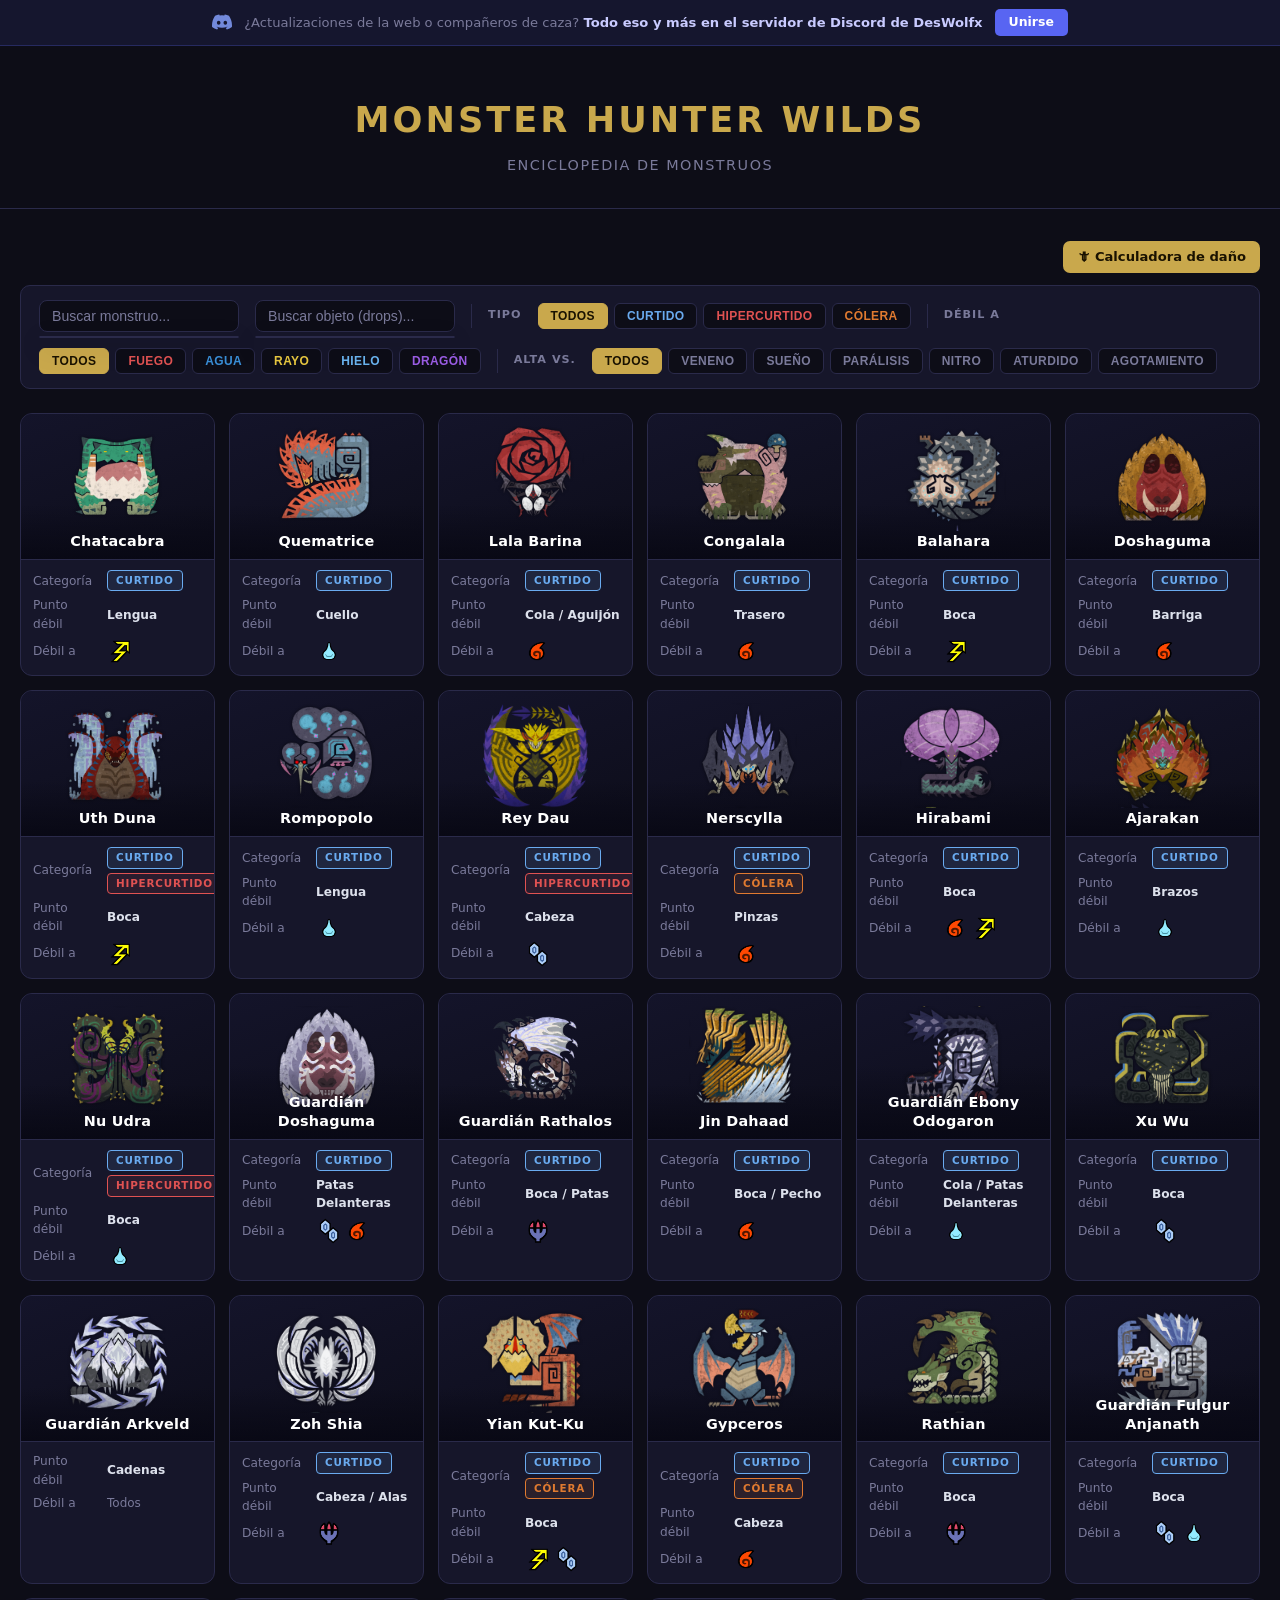
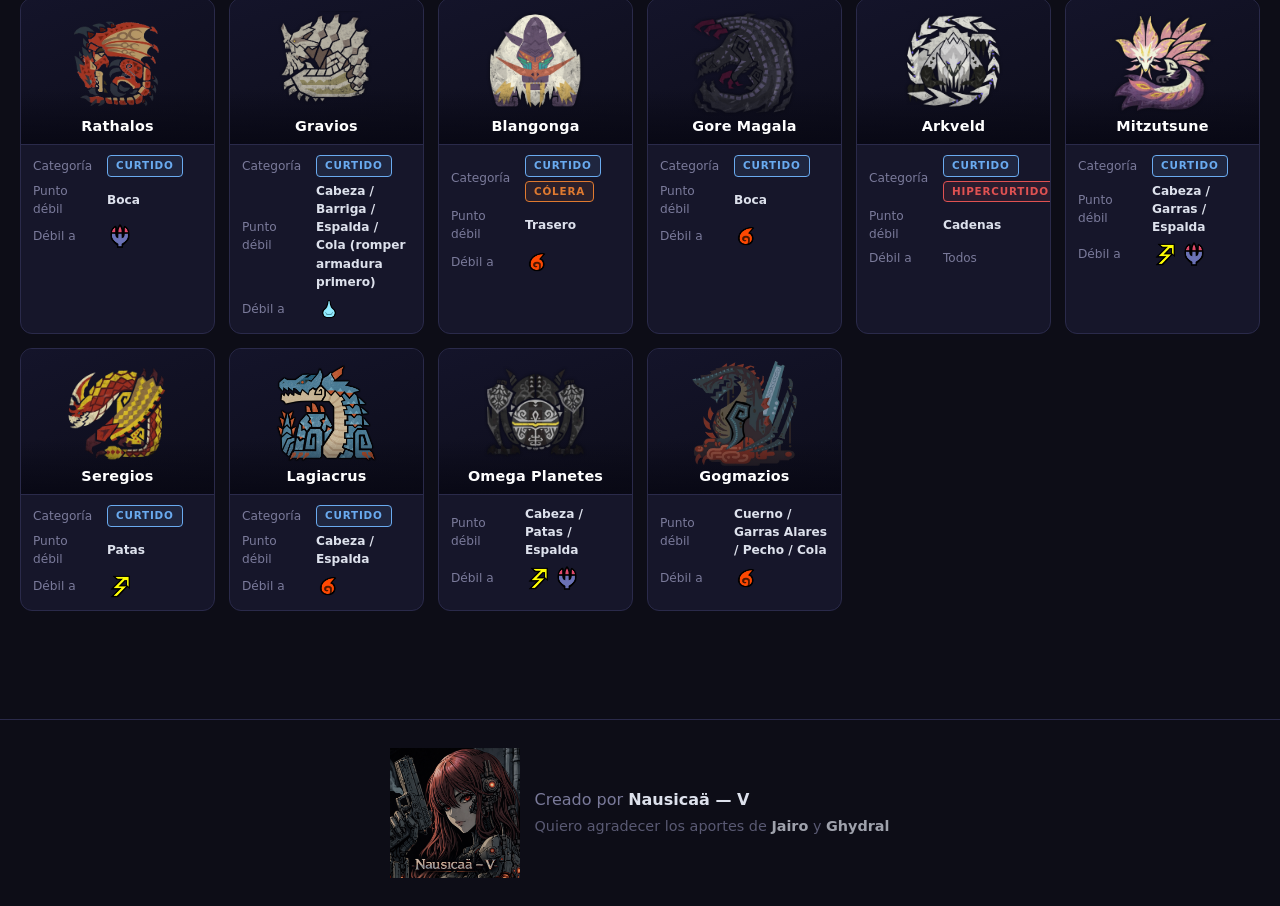
<file: index.html>
<!DOCTYPE html>
<html lang="es">
<head>
  <meta charset="UTF-8">
  <meta name="viewport" content="width=device-width, initial-scale=1.0">
  <title>MH Wilds — Enciclopedia de Monstruos</title>
  <link rel="stylesheet" href="css/style.css">
</head>
<body>

  <div class="discord-banner">
    <div class="discord-banner-icon">
      <svg width="20" height="20" viewBox="0 0 24 24" fill="currentColor" xmlns="http://www.w3.org/2000/svg">
        <path d="M20.317 4.37a19.791 19.791 0 0 0-4.885-1.515.074.074 0 0 0-.079.037c-.21.375-.444.864-.608 1.25a18.27 18.27 0 0 0-5.487 0 12.64 12.64 0 0 0-.617-1.25.077.077 0 0 0-.079-.037A19.736 19.736 0 0 0 3.677 4.37a.07.07 0 0 0-.032.027C.533 9.046-.32 13.58.099 18.057c.002.022.015.043.033.057a19.9 19.9 0 0 0 5.993 3.03.078.078 0 0 0 .084-.028c.462-.63.874-1.295 1.226-1.994a.076.076 0 0 0-.041-.106 13.107 13.107 0 0 1-1.872-.892.077.077 0 0 1-.008-.128 10.2 10.2 0 0 0 .372-.292.074.074 0 0 1 .077-.01c3.928 1.793 8.18 1.793 12.062 0a.074.074 0 0 1 .078.01c.12.098.246.198.373.292a.077.077 0 0 1-.006.127 12.299 12.299 0 0 1-1.873.892.077.077 0 0 0-.041.107c.36.698.772 1.362 1.225 1.993a.076.076 0 0 0 .084.028 19.839 19.839 0 0 0 6.002-3.03.077.077 0 0 0 .032-.054c.5-5.177-.838-9.674-3.549-13.66a.061.061 0 0 0-.031-.03zM8.02 15.33c-1.183 0-2.157-1.085-2.157-2.419 0-1.333.956-2.419 2.157-2.419 1.21 0 2.176 1.096 2.157 2.42 0 1.333-.956 2.418-2.157 2.418zm7.975 0c-1.183 0-2.157-1.085-2.157-2.419 0-1.333.955-2.419 2.157-2.419 1.21 0 2.176 1.096 2.157 2.42 0 1.333-.946 2.418-2.157 2.418z"/>
      </svg>
    </div>
    <span class="discord-banner-text">¿Actualizaciones de la web o compañeros de caza? <strong>Todo eso y más en el servidor de Discord de DesWolfx</strong></span>
    <a href="https://discord.gg/5YxgBMPwR9" target="_blank" rel="noopener" class="discord-banner-btn">Unirse</a>
  </div>

  <header>
    <h1>Monster Hunter Wilds</h1>
    <p>Enciclopedia de Monstruos</p>
  </header>

  <main>
    <div class="index-topbar">
      <a href="calculator.html" class="calc-link">🗡 Calculadora de daño</a>
    </div>
    <div class="filters">
      <div class="search-wrap">
        <input id="search" class="filter-search" type="text" placeholder="Buscar monstruo..." autocomplete="off">
        <ul id="search-dropdown" class="search-dropdown"></ul>
      </div>

      <div class="search-wrap">
        <input id="item-search" class="filter-search" type="text" placeholder="Buscar objeto (drops)..." autocomplete="off">
        <ul id="item-search-dropdown" class="search-dropdown"></ul>
      </div>

      <div class="filter-divider"></div>

      <span class="filter-label">Tipo</span>
      <div class="filter-elements" id="filter-tipo">
        <button class="filter-btn active" data-tipo="">Todos</button>
        <button class="filter-btn filter-btn--curtido" data-tipo="curtido">Curtido</button>
        <button class="filter-btn filter-btn--hipercurtido" data-tipo="hipercurtido">Hipercurtido</button>
        <button class="filter-btn filter-btn--colera" data-tipo="colera">Cólera</button>
      </div>

      <div class="filter-divider"></div>

      <span class="filter-label">Débil a</span>
      <div class="filter-elements" id="filter-elem">
        <button class="filter-btn active" data-elem="">Todos</button>
        <button class="filter-btn" data-elem="fuego">Fuego</button>
        <button class="filter-btn" data-elem="agua">Agua</button>
        <button class="filter-btn" data-elem="rayo">Rayo</button>
        <button class="filter-btn" data-elem="hielo">Hielo</button>
        <button class="filter-btn" data-elem="dragon">Dragón</button>
      </div>

      <div class="filter-divider"></div>

      <span class="filter-label">Alta vs.</span>
      <div class="filter-elements" id="filter-estado">
        <button class="filter-btn active" data-estado="">Todos</button>
        <button class="filter-btn" data-estado="veneno">Veneno</button>
        <button class="filter-btn" data-estado="sueno">Sueño</button>
        <button class="filter-btn" data-estado="paralisis">Parálisis</button>
        <button class="filter-btn" data-estado="nitro">Nitro</button>
        <button class="filter-btn" data-estado="aturdido">Aturdido</button>
        <button class="filter-btn" data-estado="agotamiento">Agotamiento</button>
      </div>
    </div>
    <div id="monster-grid" class="monster-grid"></div>
  </main>

  <script src="data/labels.js"></script>
  <script src="data/monsters.js"></script>
  <script src="js/app.js"></script>

  <footer class="site-footer">
    <img src="src/logoV.png" alt="Logo V" class="footer-logo">
    <div class="footer-text">
      <span>Creado por <strong>Nausicaä — V</strong></span>
      <span class="footer-thanks">Quiero agradecer los aportes de <strong>Jairo</strong> y <strong>Ghydral</strong></span>
    </div>
  </footer>

</body>
</html>
</file>
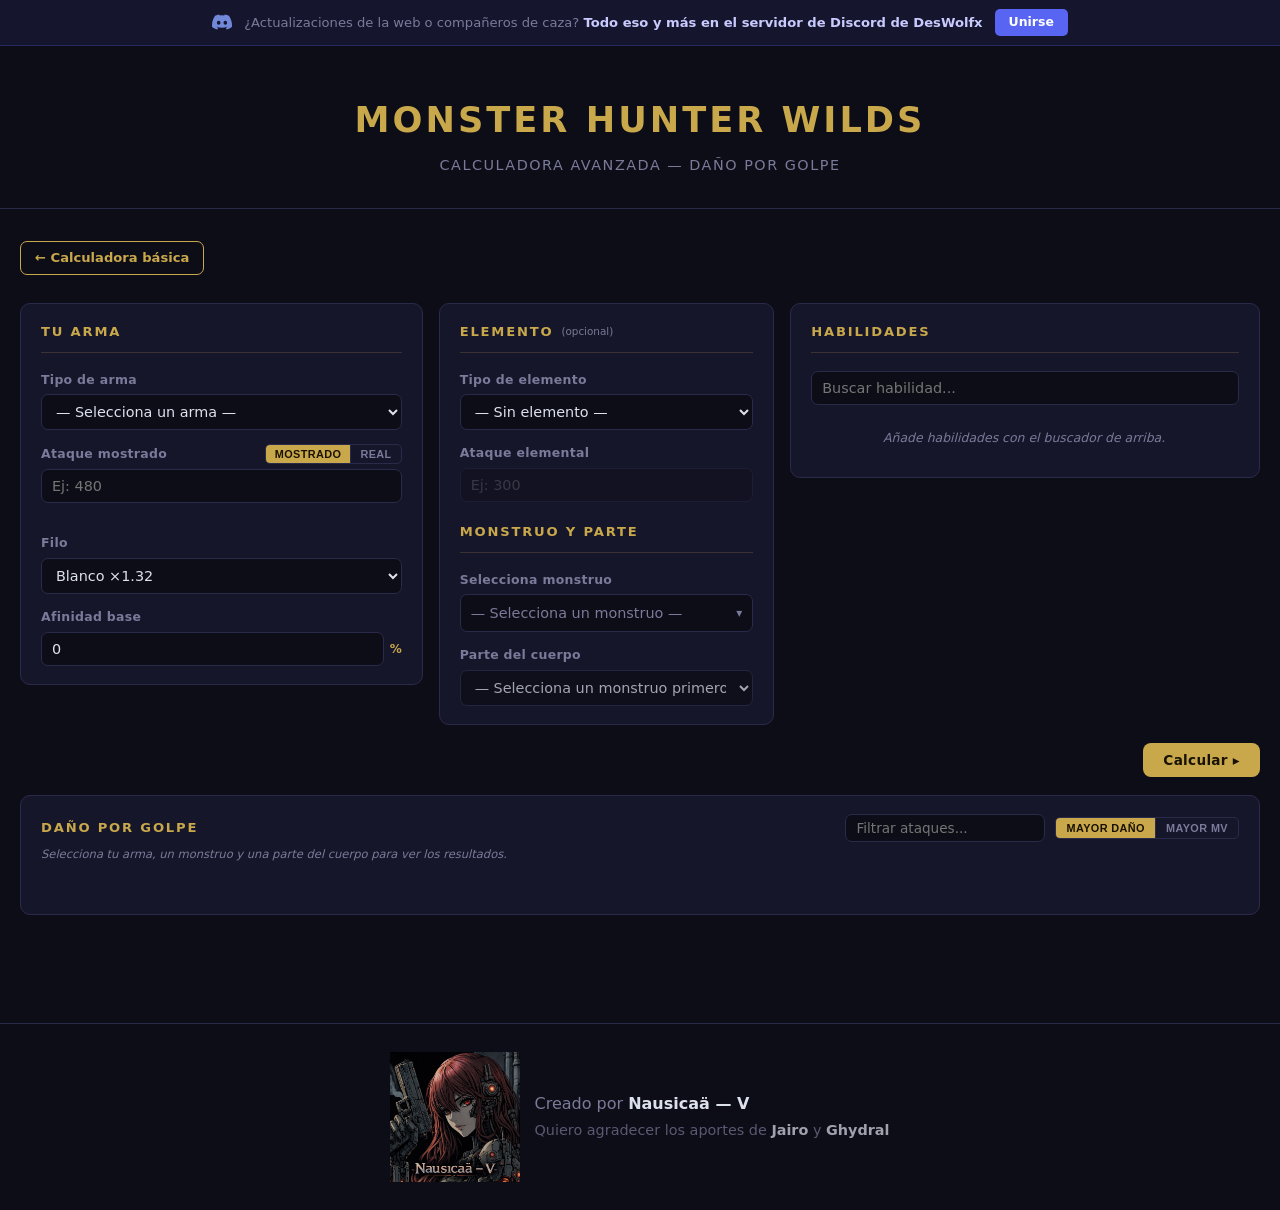
<file: advanced.html>
<!DOCTYPE html>
<html lang="es">
<head>
  <meta charset="UTF-8">
  <meta name="viewport" content="width=device-width, initial-scale=1.0">
  <title>MH Wilds — Calculadora Avanzada</title>
  <link rel="stylesheet" href="css/style.css">
  <link rel="stylesheet" href="css/calculator.css">
</head>
<body>

  <div class="discord-banner">
    <div class="discord-banner-icon">
      <svg width="20" height="20" viewBox="0 0 24 24" fill="currentColor" xmlns="http://www.w3.org/2000/svg">
        <path d="M20.317 4.37a19.791 19.791 0 0 0-4.885-1.515.074.074 0 0 0-.079.037c-.21.375-.444.864-.608 1.25a18.27 18.27 0 0 0-5.487 0 12.64 12.64 0 0 0-.617-1.25.077.077 0 0 0-.079-.037A19.736 19.736 0 0 0 3.677 4.37a.07.07 0 0 0-.032.027C.533 9.046-.32 13.58.099 18.057c.002.022.015.043.033.057a19.9 19.9 0 0 0 5.993 3.03.078.078 0 0 0 .084-.028c.462-.63.874-1.295 1.226-1.994a.076.076 0 0 0-.041-.106 13.107 13.107 0 0 1-1.872-.892.077.077 0 0 1-.008-.128 10.2 10.2 0 0 0 .372-.292.074.074 0 0 1 .077-.01c3.928 1.793 8.18 1.793 12.062 0a.074.074 0 0 1 .078.01c.12.098.246.198.373.292a.077.077 0 0 1-.006.127 12.299 12.299 0 0 1-1.873.892.077.077 0 0 0-.041.107c.36.698.772 1.362 1.225 1.993a.076.076 0 0 0 .084.028 19.839 19.839 0 0 0 6.002-3.03.077.077 0 0 0 .032-.054c.5-5.177-.838-9.674-3.549-13.66a.061.061 0 0 0-.031-.03zM8.02 15.33c-1.183 0-2.157-1.085-2.157-2.419 0-1.333.956-2.419 2.157-2.419 1.21 0 2.176 1.096 2.157 2.42 0 1.333-.956 2.418-2.157 2.418zm7.975 0c-1.183 0-2.157-1.085-2.157-2.419 0-1.333.955-2.419 2.157-2.419 1.21 0 2.176 1.096 2.157 2.42 0 1.333-.946 2.418-2.157 2.418z"/>
      </svg>
    </div>
    <span class="discord-banner-text">¿Actualizaciones de la web o compañeros de caza? <strong>Todo eso y más en el servidor de Discord de DesWolfx</strong></span>
    <a href="https://discord.gg/5YxgBMPwR9" target="_blank" rel="noopener" class="discord-banner-btn">Unirse</a>
  </div>

  <header>
    <h1>Monster Hunter Wilds</h1>
    <p>Calculadora Avanzada — Daño por golpe</p>
  </header>

  <main>
    <a href="calculator.html" class="back-link">← Calculadora básica</a>

    <div id="config-wrapper" class="config-wrapper">
    <div class="config-wrapper-inner">
    <div class="calc-config">

      <!-- Bloque 1: Arma -->
      <div class="calc-block">
        <h2 class="calc-title">Tu Arma</h2>

        <div class="calc-field">
          <label for="weapon-select">Tipo de arma</label>
          <select id="weapon-select">
            <option value="">— Selecciona un arma —</option>
          </select>
        </div>

        <div class="calc-field">
          <div class="calc-label-row">
            <label for="attack-input" id="attack-label">Ataque mostrado</label>
            <div class="attack-mode-toggle">
              <button class="atk-mode-btn active" data-mode="shown">Mostrado</button>
              <button class="atk-mode-btn" data-mode="real">Real</button>
            </div>
          </div>
          <input id="attack-input" type="number" min="0" placeholder="Ej: 480">
          <span class="calc-hint" id="true-raw-hint"></span>
        </div>

        <div class="calc-field">
          <label for="sharpness-select">Filo</label>
          <select id="sharpness-select">
            <option value="white" selected>Blanco ×1.32</option>
            <option value="purple">Morado ×1.39</option>
            <option value="blue">Azul ×1.20</option>
            <option value="green">Verde ×1.05</option>
            <option value="yellow">Amarillo ×1.00</option>
            <option value="orange">Naranja ×0.75</option>
            <option value="red">Rojo ×0.50</option>
          </select>
        </div>

        <div class="calc-field">
          <label for="affinity-input">Afinidad base</label>
          <div class="calc-input-row">
            <input id="affinity-input" type="number" min="-100" max="100" placeholder="0" value="0">
            <span class="calc-hint calc-hint--unit">%</span>
          </div>
        </div>
      </div>

      <!-- Bloque 2: Elemento + Monstruo + Parte -->
      <div class="calc-block">
        <h2 class="calc-title">Elemento <span class="calc-title-optional">(opcional)</span></h2>

        <div class="calc-field">
          <label for="elem-type">Tipo de elemento</label>
          <select id="elem-type">
            <option value="">— Sin elemento —</option>
            <option value="fuego">Fuego</option>
            <option value="agua">Agua</option>
            <option value="rayo">Rayo</option>
            <option value="hielo">Hielo</option>
            <option value="dragon">Dragón</option>
          </select>
        </div>

        <div class="calc-field">
          <label for="elem-input">Ataque elemental</label>
          <input id="elem-input" type="number" min="0" placeholder="Ej: 300" disabled>
        </div>

        <h2 class="calc-title" style="margin-top:20px">Monstruo y parte</h2>

        <div class="calc-field">
          <label>Selecciona monstruo</label>
          <select id="monster-select" style="display:none">
            <option value="">— Selecciona un monstruo —</option>
          </select>
          <div class="monster-dd" id="monster-dd">
            <button class="monster-dd-trigger" id="monster-dd-trigger" type="button">
              <span class="monster-dd-selected" id="monster-dd-selected">
                <span class="monster-dd-placeholder">— Selecciona un monstruo —</span>
              </span>
              <span class="monster-dd-arrow">▾</span>
            </button>
            <div class="monster-dd-panel" id="monster-dd-panel" hidden>
              <div class="monster-dd-search-wrap">
                <input type="text" class="monster-dd-search" id="monster-dd-search" placeholder="Buscar monstruo...">
              </div>
              <div class="monster-dd-items" id="monster-dd-items"></div>
            </div>
          </div>
        </div>

        <div class="calc-field">
          <label for="part-select">Parte del cuerpo</label>
          <select id="part-select" disabled>
            <option value="">— Selecciona un monstruo primero —</option>
          </select>
        </div>

      </div>

      <!-- Bloque 3: Habilidades -->
      <div class="calc-block">
        <h2 class="calc-title">Habilidades</h2>

        <div class="skill-search-wrap" id="skill-search-wrap">
          <input type="text" id="skill-search" class="skill-search-input" placeholder="Buscar habilidad...">
          <div class="skill-search-panel" id="skill-search-panel" hidden>
            <div class="skill-search-items" id="skill-search-items"></div>
          </div>
        </div>

        <div class="skill-active-list" id="skill-active-list">
          <p class="skill-empty-note">Añade habilidades con el buscador de arriba.</p>
        </div>
      </div>

    </div>

    </div><!-- /calc-config -->
    </div><!-- /config-wrapper-inner -->
    </div><!-- /config-wrapper -->

    <!-- Barra de acción -->
    <div class="calc-action-bar" id="calc-action-bar">
      <div class="config-summary" id="config-summary"></div>
      <button class="calc-action-btn" id="calc-btn">Calcular ▸</button>
    </div>

    <!-- Resultados -->
    <div class="calc-block calc-results-block">
      <div class="adv-results-header">
        <h2 class="calc-title">Daño por golpe</h2>
        <div class="adv-controls-row">
          <input type="text" id="atk-search" class="adv-search" placeholder="Filtrar ataques..." autocomplete="off">
          <div class="adv-sort-toggle">
            <button class="adv-sort-btn active" data-sort="total">Mayor daño</button>
            <button class="adv-sort-btn" data-sort="mv">Mayor MV</button>
          </div>
        </div>
      </div>
      <div id="results-container">
        <p class="section-note">Selecciona tu arma, un monstruo y una parte del cuerpo para ver los resultados.</p>
      </div>
    </div>

  </main>

  <script src="data/labels.js"></script>
  <script src="data/monsters.js"></script>
  <script src="data/hitzones.js"></script>
  <script src="data/weapons.js"></script>
  <script src="data/motion-values.js"></script>
  <script src="data/skills.js"></script>
  <script src="js/advanced.js"></script>

  <footer class="site-footer">
    <img src="src/logoV.png" alt="Logo V" class="footer-logo">
    <div class="footer-text">
      <span>Creado por <strong>Nausicaä — V</strong></span>
      <span class="footer-thanks">Quiero agradecer los aportes de <strong>Jairo</strong> y <strong>Ghydral</strong></span>
    </div>
  </footer>

</body>
</html>
</file>
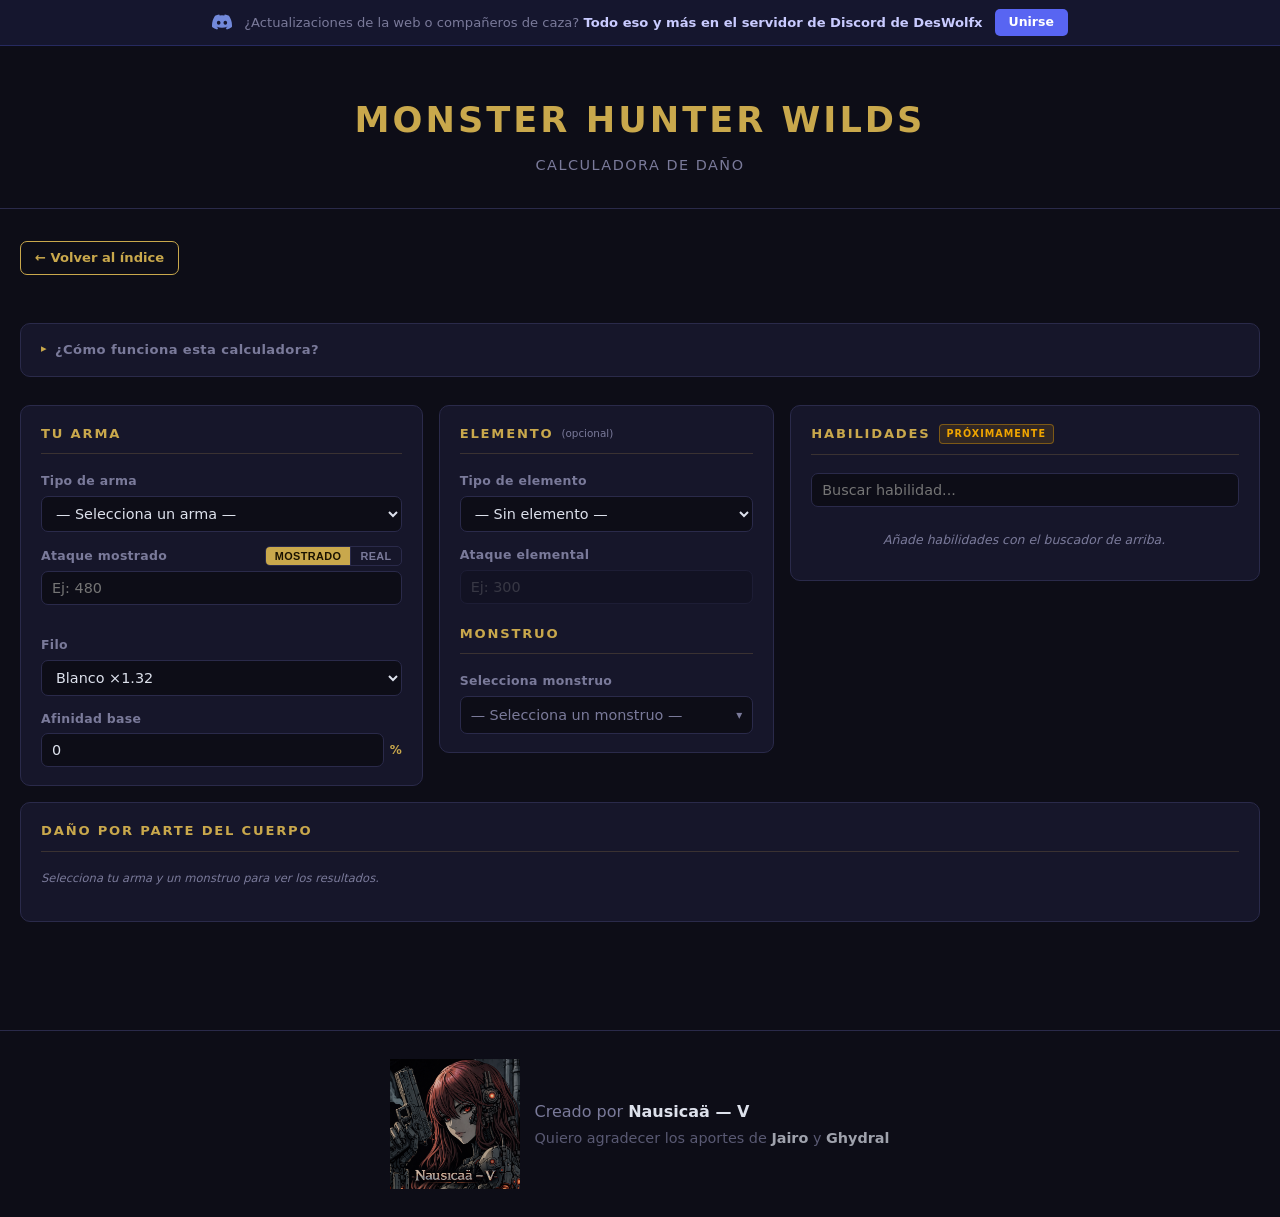
<file: calculator.html>
<!DOCTYPE html>
<html lang="es">
<head>
  <meta charset="UTF-8">
  <meta name="viewport" content="width=device-width, initial-scale=1.0">
  <title>MH Wilds — Calculadora de Daño</title>
  <link rel="stylesheet" href="css/style.css">
  <link rel="stylesheet" href="css/calculator.css">
</head>
<body>

  <div class="discord-banner">
    <div class="discord-banner-icon">
      <svg width="20" height="20" viewBox="0 0 24 24" fill="currentColor" xmlns="http://www.w3.org/2000/svg">
        <path d="M20.317 4.37a19.791 19.791 0 0 0-4.885-1.515.074.074 0 0 0-.079.037c-.21.375-.444.864-.608 1.25a18.27 18.27 0 0 0-5.487 0 12.64 12.64 0 0 0-.617-1.25.077.077 0 0 0-.079-.037A19.736 19.736 0 0 0 3.677 4.37a.07.07 0 0 0-.032.027C.533 9.046-.32 13.58.099 18.057c.002.022.015.043.033.057a19.9 19.9 0 0 0 5.993 3.03.078.078 0 0 0 .084-.028c.462-.63.874-1.295 1.226-1.994a.076.076 0 0 0-.041-.106 13.107 13.107 0 0 1-1.872-.892.077.077 0 0 1-.008-.128 10.2 10.2 0 0 0 .372-.292.074.074 0 0 1 .077-.01c3.928 1.793 8.18 1.793 12.062 0a.074.074 0 0 1 .078.01c.12.098.246.198.373.292a.077.077 0 0 1-.006.127 12.299 12.299 0 0 1-1.873.892.077.077 0 0 0-.041.107c.36.698.772 1.362 1.225 1.993a.076.076 0 0 0 .084.028 19.839 19.839 0 0 0 6.002-3.03.077.077 0 0 0 .032-.054c.5-5.177-.838-9.674-3.549-13.66a.061.061 0 0 0-.031-.03zM8.02 15.33c-1.183 0-2.157-1.085-2.157-2.419 0-1.333.956-2.419 2.157-2.419 1.21 0 2.176 1.096 2.157 2.42 0 1.333-.956 2.418-2.157 2.418zm7.975 0c-1.183 0-2.157-1.085-2.157-2.419 0-1.333.955-2.419 2.157-2.419 1.21 0 2.176 1.096 2.157 2.42 0 1.333-.946 2.418-2.157 2.418z"/>
      </svg>
    </div>
    <span class="discord-banner-text">¿Actualizaciones de la web o compañeros de caza? <strong>Todo eso y más en el servidor de Discord de DesWolfx</strong></span>
    <a href="https://discord.gg/5YxgBMPwR9" target="_blank" rel="noopener" class="discord-banner-btn">Unirse</a>
  </div>

  <header>
    <h1>Monster Hunter Wilds</h1>
    <p>Calculadora de Daño</p>
  </header>

  <main>
    <a href="index.html" class="back-link">← Volver al índice</a>

    <!-- Sección explicativa -->
    <div class="calc-explainer">
      <details class="explainer-details">
        <summary class="explainer-summary">¿Cómo funciona esta calculadora?</summary>

        <div class="explainer-body">

          <div class="explainer-formula">
            <span class="ef-label">Daño Total</span>
            <span class="ef-eq">=</span>
            <span class="ef-block ef-raw">Daño Físico</span>
            <span class="ef-plus">+</span>
            <span class="ef-block ef-elem">Daño Elemental</span>
          </div>

          <div class="explainer-cols">

            <div class="explainer-col">
              <h3 class="explainer-col-title explainer-col-title--raw">Daño Físico</h3>
              <div class="explainer-formula explainer-formula--sm">
                <span class="ef-block ef-raw">Daño Real</span>
                <span class="ef-op">×</span>
                <span class="ef-block ef-sharp">Filo</span>
                <span class="ef-op">×</span>
                <span class="ef-block ef-mv">MV / 100</span>
                <span class="ef-op">×</span>
                <span class="ef-block ef-hz">Zona / 100</span>
              </div>

              <ul class="explainer-list">
                <li>
                  <strong>Daño Real</strong> — El ataque del juego está inflado. Se divide por un valor fijo según el arma (el <em>Bloat</em>). Una Gran Espada divide entre 4.8; unas Espadas Dobles entre 1.4. Por eso un arma con menos ataque visible puede hacer más daño real.
                </li>
                <li>
                  <strong>Filo</strong> — El nivel de afilado multiplica el daño: desde ×0.50 (rojo) hasta ×1.39 (morado). Perder filo a mitad de caza puede suponer un 30% menos de daño.
                </li>
                <li>
                  <strong>MV (Motion Value)</strong> — Cada ataque tiene un multiplicador propio. Un golpe básico puede tener MV 20; un finisher cargado, MV 200. La calculadora usa el promedio de todos los ataques del arma y muestra un rango mín–máx para reflejar esa variación.
                </li>
                <li>
                  <strong>Zona Física</strong> — Cada parte del monstruo absorbe el daño de forma diferente (0 = inmune, 100 = sin resistencia). La tabla de resultados muestra este valor en la columna <em>Resist. Física</em>.
                </li>
              </ul>
            </div>

            <div class="explainer-col">
              <h3 class="explainer-col-title explainer-col-title--elem">Daño Elemental</h3>
              <div class="explainer-formula explainer-formula--sm">
                <span class="ef-block ef-elem">Elem / 10</span>
                <span class="ef-op">×</span>
                <span class="ef-block ef-sharp">Filo Elem</span>
                <span class="ef-op">×</span>
                <span class="ef-block ef-hz">Zona Elem / 100</span>
              </div>

              <ul class="explainer-list">
                <li>
                  <strong>Elem / 10</strong> — El ataque elemental también está inflado. 300 de fuego equivale a 30 en el cálculo real.
                </li>
                <li>
                  <strong>Filo Elemental</strong> — Tiene su propia tabla, más exigente que la física. Con filo rojo el elemental casi desaparece (×0.25); con morado llega a ×1.27.
                </li>
                <li>
                  <strong>Zona Elemental</strong> — Independiente de la zona física. Un monstruo puede ser resistente al corte en la cola pero muy débil al fuego ahí mismo.
                </li>
                <li>
                  El elemental tiene su propio <strong>MV elemental</strong>, independiente del MV físico. Por eso armas que golpean muy seguido (Espadas Dobles, Ballesta Ligera con Rapid Fire) acumulan elemental mucho más rápido que armas lentas.
                </li>
              </ul>
            </div>

          </div>

          <div class="explainer-example">
            <h3 class="explainer-example-title">Ejemplo</h3>
            <p>Gran Espada · 480 ataque · Filo Blanco · True Charged Slash (MV 176) · Cabeza de Arkveld (Zona Corte 65)</p>
            <div class="explainer-steps">
              <div class="explainer-step">
                <span class="estep-label">Daño Real</span>
                <span class="estep-calc">480 ÷ 4.8</span>
                <span class="estep-result">= 100</span>
              </div>
              <div class="explainer-step">
                <span class="estep-label">× Filo Blanco</span>
                <span class="estep-calc">100 × 1.32</span>
                <span class="estep-result">= 132</span>
              </div>
              <div class="explainer-step">
                <span class="estep-label">× MV</span>
                <span class="estep-calc">132 × (176 ÷ 100)</span>
                <span class="estep-result">= 232</span>
              </div>
              <div class="explainer-step estep-final">
                <span class="estep-label">× Zona</span>
                <span class="estep-calc">232 × (65 ÷ 100)</span>
                <span class="estep-result">≈ <strong>151</strong> de daño</span>
              </div>
            </div>
            <p class="section-note" style="margin-top:0.6rem">El mismo golpe sin cargar (MV 81) haría ~69 de daño — menos de la mitad. Cargar importa.</p>
          </div>

        </div>
      </details>
    </div>

    <!-- Fila de configuración -->
    <div class="calc-config">

      <div class="calc-block">
        <h2 class="calc-title">Tu Arma</h2>

        <div class="calc-field">
          <label for="weapon-select">Tipo de arma</label>
          <select id="weapon-select">
            <option value="">— Selecciona un arma —</option>
          </select>
        </div>

        <div class="calc-field">
          <div class="calc-label-row">
            <label for="attack-input" id="attack-label">Ataque mostrado</label>
            <div class="attack-mode-toggle">
              <button class="atk-mode-btn active" data-mode="shown">Mostrado</button>
              <button class="atk-mode-btn" data-mode="real">Real</button>
            </div>
          </div>
          <input id="attack-input" type="number" min="0" placeholder="Ej: 480">
          <span class="calc-hint" id="true-raw-hint"></span>
        </div>

        <div class="calc-field">
          <label for="sharpness-select">Filo</label>
          <select id="sharpness-select">
            <option value="white" selected>Blanco ×1.32</option>
            <option value="purple">Morado ×1.39</option>
            <option value="blue">Azul ×1.20</option>
            <option value="green">Verde ×1.05</option>
            <option value="yellow">Amarillo ×1.00</option>
            <option value="orange">Naranja ×0.75</option>
            <option value="red">Rojo ×0.50</option>
          </select>
        </div>

        <div class="calc-field">
          <label for="affinity-input">Afinidad base</label>
          <div class="calc-input-row">
            <input id="affinity-input" type="number" min="-100" max="100" placeholder="0" value="0">
            <span class="calc-hint calc-hint--unit">%</span>
          </div>
        </div>
      </div>

      <div class="calc-block">
        <h2 class="calc-title">Elemento <span class="calc-title-optional">(opcional)</span></h2>

        <div class="calc-field">
          <label for="elem-type">Tipo de elemento</label>
          <select id="elem-type">
            <option value="">— Sin elemento —</option>
            <option value="fuego">Fuego</option>
            <option value="agua">Agua</option>
            <option value="rayo">Rayo</option>
            <option value="hielo">Hielo</option>
            <option value="dragon">Dragón</option>
          </select>
        </div>

        <div class="calc-field">
          <label for="elem-input">Ataque elemental</label>
          <input id="elem-input" type="number" min="0" placeholder="Ej: 300" disabled>
        </div>

        <h2 class="calc-title" style="margin-top:20px">Monstruo</h2>

        <div class="calc-field">
          <label>Selecciona monstruo</label>
          <select id="monster-select" style="display:none">
            <option value="">— Selecciona un monstruo —</option>
          </select>
          <div class="monster-dd" id="monster-dd">
            <button class="monster-dd-trigger" id="monster-dd-trigger" type="button">
              <span class="monster-dd-selected" id="monster-dd-selected">
                <span class="monster-dd-placeholder">— Selecciona un monstruo —</span>
              </span>
              <span class="monster-dd-arrow">▾</span>
            </button>
            <div class="monster-dd-panel" id="monster-dd-panel" hidden>
              <div class="monster-dd-search-wrap">
                <input type="text" class="monster-dd-search" id="monster-dd-search" placeholder="Buscar monstruo...">
              </div>
              <div class="monster-dd-items" id="monster-dd-items"></div>
            </div>
          </div>
        </div>

      </div>

      <div class="calc-block">
        <h2 class="calc-title">Habilidades <span class="badge-wip">Próximamente</span></h2>

        <div class="skill-search-wrap" id="skill-search-wrap">
          <input type="text" id="skill-search" class="skill-search-input" placeholder="Buscar habilidad...">
          <div class="skill-search-panel" id="skill-search-panel" hidden>
            <div class="skill-search-items" id="skill-search-items"></div>
          </div>
        </div>

        <div class="skill-active-list" id="skill-active-list">
          <p class="skill-empty-note">Añade habilidades con el buscador de arriba.</p>
        </div>
      </div>

    </div>

    <!-- Resultados: ancho completo -->
    <div class="calc-block calc-results-block">
      <h2 class="calc-title">Daño por parte del cuerpo</h2>
      <p class="section-note">Selecciona tu arma y un monstruo para ver los resultados.</p>
      <div id="results-container"></div>
    </div>

  </main>

  <script src="data/labels.js"></script>
  <script src="data/monsters.js"></script>
  <script src="data/hitzones.js"></script>
  <script src="data/weapons.js"></script>
  <script src="data/motion-values.js"></script>
  <script src="data/skills.js"></script>
  <script src="js/calculator.js"></script>

  <footer class="site-footer">
    <img src="src/logoV.png" alt="Logo V" class="footer-logo">
    <div class="footer-text">
      <span>Creado por <strong>Nausicaä — V</strong></span>
      <span class="footer-thanks">Quiero agradecer los aportes de <strong>Jairo</strong> y <strong>Ghydral</strong></span>
    </div>
  </footer>

</body>
</html>
</file>
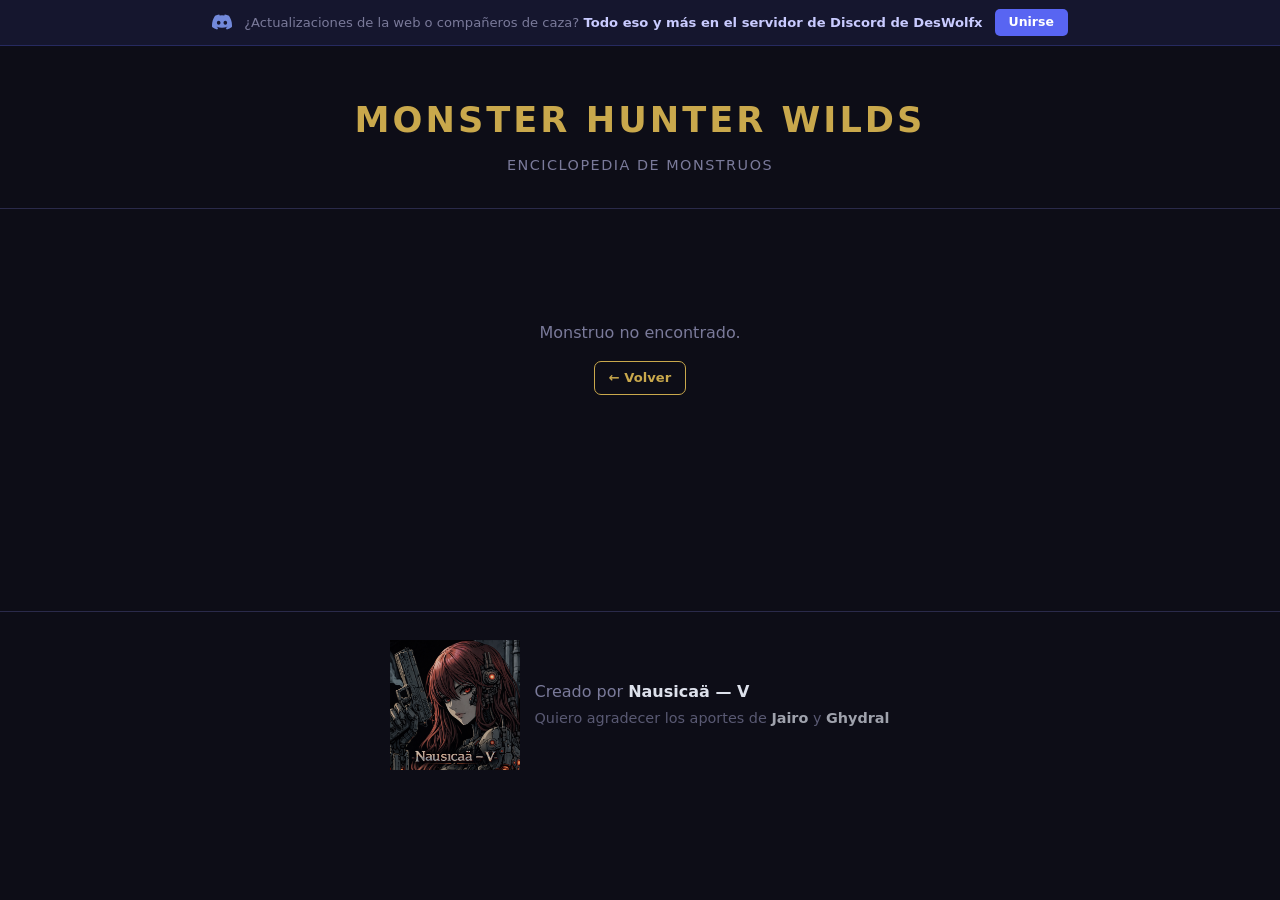
<file: monster.html>
<!DOCTYPE html>
<html lang="es">
<head>
  <meta charset="UTF-8">
  <meta name="viewport" content="width=device-width, initial-scale=1.0">
  <title>MH Wilds — Monstruo</title>
  <link rel="stylesheet" href="css/style.css">
</head>
<body>

  <div class="discord-banner">
    <div class="discord-banner-icon">
      <svg width="20" height="20" viewBox="0 0 24 24" fill="currentColor" xmlns="http://www.w3.org/2000/svg">
        <path d="M20.317 4.37a19.791 19.791 0 0 0-4.885-1.515.074.074 0 0 0-.079.037c-.21.375-.444.864-.608 1.25a18.27 18.27 0 0 0-5.487 0 12.64 12.64 0 0 0-.617-1.25.077.077 0 0 0-.079-.037A19.736 19.736 0 0 0 3.677 4.37a.07.07 0 0 0-.032.027C.533 9.046-.32 13.58.099 18.057c.002.022.015.043.033.057a19.9 19.9 0 0 0 5.993 3.03.078.078 0 0 0 .084-.028c.462-.63.874-1.295 1.226-1.994a.076.076 0 0 0-.041-.106 13.107 13.107 0 0 1-1.872-.892.077.077 0 0 1-.008-.128 10.2 10.2 0 0 0 .372-.292.074.074 0 0 1 .077-.01c3.928 1.793 8.18 1.793 12.062 0a.074.074 0 0 1 .078.01c.12.098.246.198.373.292a.077.077 0 0 1-.006.127 12.299 12.299 0 0 1-1.873.892.077.077 0 0 0-.041.107c.36.698.772 1.362 1.225 1.993a.076.076 0 0 0 .084.028 19.839 19.839 0 0 0 6.002-3.03.077.077 0 0 0 .032-.054c.5-5.177-.838-9.674-3.549-13.66a.061.061 0 0 0-.031-.03zM8.02 15.33c-1.183 0-2.157-1.085-2.157-2.419 0-1.333.956-2.419 2.157-2.419 1.21 0 2.176 1.096 2.157 2.42 0 1.333-.956 2.418-2.157 2.418zm7.975 0c-1.183 0-2.157-1.085-2.157-2.419 0-1.333.955-2.419 2.157-2.419 1.21 0 2.176 1.096 2.157 2.42 0 1.333-.946 2.418-2.157 2.418z"/>
      </svg>
    </div>
    <span class="discord-banner-text">¿Actualizaciones de la web o compañeros de caza? <strong>Todo eso y más en el servidor de Discord de DesWolfx</strong></span>
    <a href="https://discord.gg/5YxgBMPwR9" target="_blank" rel="noopener" class="discord-banner-btn">Unirse</a>
  </div>

  <header>
    <h1>Monster Hunter Wilds</h1>
    <p>Enciclopedia de Monstruos</p>
  </header>

  <main>
    <div id="detail-root"></div>
  </main>

  <script src="data/labels.js"></script>
  <script src="data/monsters.js"></script>
  <script src="data/hitzones.js"></script>
  <script src="js/monster.js"></script>

  <footer class="site-footer">
    <img src="src/logoV.png" alt="Logo V" class="footer-logo">
    <div class="footer-text">
      <span>Creado por <strong>Nausicaä — V</strong></span>
      <span class="footer-thanks">Quiero agradecer los aportes de <strong>Jairo</strong> y <strong>Ghydral</strong></span>
    </div>
  </footer>

</body>
</html>
</file>
<file: css/style.css>
:root {
  --bg:           #0d0d17;
  --surface:      #16162a;
  --surface-hover:#1e1e38;
  --border:       #2a2a4a;
  --border-hover: #c9a84c;
  --text:         #dde1ec;
  --text-muted:   #7a7a9a;
  --gold:         #c9a84c;

  --fuego:  #e05252;
  --agua:   #3a8fd8;
  --rayo:   #e8c840;
  --hielo:  #6ab4f0;
  --dragon: #9b5de5;
}

*, *::before, *::after { box-sizing: border-box; margin: 0; padding: 0; }

body {
  background: var(--bg);
  color: var(--text);
  font-family: 'Segoe UI', system-ui, -apple-system, sans-serif;
  min-height: 100vh;
  line-height: 1.5;
  overflow-x: hidden;
}

/* ── Header ────────────────────────────────────── */
header {
  text-align: center;
  padding: 48px 20px 32px;
  border-bottom: 1px solid var(--border);
}

header h1 {
  font-size: clamp(1.4rem, 4vw, 2.2rem);
  font-weight: 700;
  letter-spacing: 3px;
  text-transform: uppercase;
  color: var(--gold);
}

header p {
  color: var(--text-muted);
  margin-top: 8px;
  font-size: 0.9rem;
  letter-spacing: 1.5px;
  text-transform: uppercase;
}

.footer-logo {
  height: 130px;
  width: auto;
  opacity: 0.85;
}

/* ── Main ───────────────────────────────────────── */
main {
  max-width: 1280px;
  margin: 0 auto;
  padding: 32px 20px 60px;
}

/* ── Index topbar ───────────────────────────────── */
.index-topbar {
  display: flex;
  justify-content: flex-end;
  margin-bottom: 12px;
}

/* ── Filters ────────────────────────────────────── */
.filters {
  display: flex;
  flex-wrap: wrap;
  align-items: center;
  gap: 16px;
  background: var(--surface);
  border: 1px solid var(--border);
  border-radius: 10px;
  padding: 14px 18px;
  margin-bottom: 24px;
}

.filter-search {
  background: var(--bg);
  border: 1px solid var(--border);
  border-radius: 8px;
  color: var(--text);
  font-size: 0.88rem;
  padding: 7px 12px;
  width: 200px;
  outline: none;
  transition: border-color 0.15s;
}
.filter-search::placeholder { color: var(--text-muted); }
.filter-search:focus { border-color: var(--gold); }

.search-wrap {
  position: relative;
}

.search-dropdown {
  position: absolute;
  top: calc(100% + 4px);
  left: 0;
  width: 100%;
  background: var(--surface);
  border: 1px solid var(--border);
  border-radius: 8px;
  list-style: none;
  overflow: hidden;
  z-index: 100;
  box-shadow: 0 8px 24px rgba(0,0,0,0.4);
}

#item-search-dropdown {
  max-height: 280px;
  overflow-y: auto;
  scrollbar-width: thin;
  scrollbar-color: var(--border) transparent;
}

#item-search-dropdown::-webkit-scrollbar {
  width: 5px;
}

#item-search-dropdown::-webkit-scrollbar-track {
  background: transparent;
}

#item-search-dropdown::-webkit-scrollbar-thumb {
  background: var(--border);
  border-radius: 3px;
}

.search-dropdown[hidden] { display: none; }

.search-option {
  padding: 8px 12px;
  font-size: 0.88rem;
  cursor: pointer;
  transition: background 0.12s;
}

.search-option:hover { background: var(--surface-hover); color: #fff; }

.filter-divider {
  width: 1px;
  height: 24px;
  background: var(--border);
}

.filter-label {
  font-size: 0.7rem;
  font-weight: 700;
  letter-spacing: 1px;
  text-transform: uppercase;
  color: var(--text-muted);
  white-space: nowrap;
}

.filter-elements {
  display: flex;
  flex-wrap: wrap;
  gap: 6px;
}

.filter-btn {
  background: var(--bg);
  border: 1px solid var(--border);
  border-radius: 6px;
  color: var(--text-muted);
  cursor: pointer;
  font-size: 0.75rem;
  font-weight: 700;
  letter-spacing: 0.4px;
  padding: 5px 12px;
  text-transform: uppercase;
  transition: background 0.15s, color 0.15s, border-color 0.15s;
}
.filter-btn:hover { border-color: var(--text-muted); color: var(--text); }

.filter-btn.active           { background: var(--gold); border-color: var(--gold); color: #1a1200; }
.filter-btn[data-elem="fuego"].active   { background: var(--fuego);  border-color: var(--fuego);  color: #fff; }
.filter-btn[data-elem="agua"].active    { background: var(--agua);   border-color: var(--agua);   color: #fff; }
.filter-btn[data-elem="rayo"].active    { background: var(--rayo);   border-color: var(--rayo);   color: #1a1200; }
.filter-btn[data-elem="hielo"].active   { background: var(--hielo);  border-color: var(--hielo);  color: #0a1a2e; }
.filter-btn[data-elem="dragon"].active  { background: var(--dragon); border-color: var(--dragon); color: #fff; }

/* Punto de color en botones de elemento */
.filter-btn[data-elem="fuego"]  { color: var(--fuego); }
.filter-btn[data-elem="agua"]   { color: var(--agua); }
.filter-btn[data-elem="rayo"]   { color: var(--rayo); }
.filter-btn[data-elem="hielo"]  { color: var(--hielo); }
.filter-btn[data-elem="dragon"] { color: var(--dragon); }

/* ── Monster grid ───────────────────────────────── */
.monster-grid {
  display: grid;
  grid-template-columns: repeat(auto-fill, minmax(175px, 1fr));
  gap: 14px;
}

/* ── Monster card ───────────────────────────────── */
.monster-card {
  background: var(--surface);
  border: 1px solid var(--border);
  border-radius: 12px;
  cursor: pointer;
  text-decoration: none;
  color: inherit;
  display: flex;
  flex-direction: column;
  overflow: hidden;
  transition: border-color 0.2s, transform 0.18s, box-shadow 0.2s;
}

.monster-card:hover {
  border-color: rgba(200,160,80,0.5);
  transform: translateY(-4px);
  box-shadow: 0 8px 24px rgba(0,0,0,0.4);
}

/* Image wrap: image + name overlay */
.card-img-wrap {
  position: relative;
  height: 145px;
  background: linear-gradient(160deg, #14142a 0%, #0d0d1a 100%);
  overflow: hidden;
}

.card-img {
  width: 100%;
  height: 100%;
  object-fit: contain;
  padding: 12px 16px 28px;
  transition: transform 0.25s ease;
}

.monster-card:hover .card-img {
  transform: scale(1.06);
}

.card-name-overlay {
  position: absolute;
  bottom: 0; left: 0; right: 0;
  padding: 28px 12px 8px;
  background: linear-gradient(transparent, rgba(8,8,20,0.92));
  font-size: 0.9rem;
  font-weight: 700;
  color: #fff;
  text-align: center;
  line-height: 1.3;
  letter-spacing: 0.2px;
}

/* Info panel below image */
.card-info {
  padding: 10px 12px 11px;
  display: flex;
  flex-direction: column;
  gap: 5px;
  border-top: 1px solid var(--border);
}

.card-info-row {
  display: flex;
  align-items: center;
  gap: 6px;
  font-size: 0.76rem;
}

.card-info-label {
  color: var(--text-muted);
  width: 68px;
  flex-shrink: 0;
  font-weight: 500;
}

.card-info-value {
  color: var(--text);
  font-weight: 600;
}

.card-info-elems {
  display: flex;
  align-items: center;
  gap: 3px;
  flex-wrap: wrap;
}

.card-info-tipos {
  display: flex;
  flex-wrap: wrap;
  gap: 4px;
  align-items: center;
}

.card-info-tipos .badge-tipo {
  margin-left: 0;
}

.element-badges {
  display: flex;
  flex-wrap: wrap;
  gap: 4px;
}

/* ── Badges ─────────────────────────────────────── */
.badge {
  display: inline-block;
  font-size: 0.72rem;
  font-weight: 700;
  letter-spacing: 0.5px;
  text-transform: uppercase;
  padding: 3px 10px;
  border-radius: 20px;
  white-space: nowrap;
}

.badge-fuego   { background: var(--fuego);  color: #fff; }
.badge-agua    { background: var(--agua);   color: #fff; }
.badge-rayo    { background: var(--rayo);   color: #1a1a00; }
.badge-hielo   { background: var(--hielo);  color: #0a1a2e; }
.badge-dragon  { background: var(--dragon); color: #fff; }
.badge-ninguno { background: #ffffff; color: var(--text-muted); }

/* ── Efectividad (estados) ──────────────────────── */
.eff-0 { color: #e05252; font-weight: 700; }  /* Inmune */
.eff-1 { color: var(--text-muted); }           /* Baja   */
.eff-2 { color: var(--text); }                 /* Normal */
.eff-3 { color: #6be36b; font-weight: 700; }  /* Alta   */

/* ── Detail page ────────────────────────────────── */
.back-link {
  display: inline-flex;
  align-items: center;
  gap: 6px;
  color: var(--gold);
  text-decoration: none;
  font-size: 0.82rem;
  font-weight: 700;
  padding: 6px 14px;
  border-radius: 7px;
  border: 1px solid var(--gold);
  background: transparent;
  margin-bottom: 28px;
  transition: background 0.15s, color 0.15s;
}
.back-link:hover {
  background: var(--gold);
  color: #1a1200;
}

/* ── Footer ─────────────────────────────────────────────── */
.site-footer {
  display: flex;
  align-items: center;
  justify-content: center;
  gap: 14px;
  padding: 28px 20px;
  margin-top: 48px;
  border-top: 1px solid var(--border);
}


.footer-text {
  display: flex;
  flex-direction: column;
  gap: 4px;
  font-size: 1rem;
  color: var(--text-muted);
}

.footer-text strong { color: var(--text); }

.footer-thanks {
  font-size: 0.9rem;
  color: var(--text-muted);
  opacity: 0.7;
}

.detail-header-nav {
  display: flex;
  justify-content: space-between;
  align-items: center;
  margin-bottom: 4px;
}

.calc-link {
  display: inline-flex;
  align-items: center;
  gap: 6px;
  background: var(--gold);
  color: #1a1200;
  text-decoration: none;
  font-size: 0.82rem;
  font-weight: 700;
  padding: 6px 14px;
  border-radius: 7px;
  transition: opacity 0.15s;
}

.calc-link:hover { opacity: 0.85; }

.monster-detail {
  max-width: 1100px;
  margin: 0 auto;
}

.detail-header {
  margin-bottom: 24px;
}

.detail-hero {
  display: flex;
  align-items: center;
  gap: 28px;
  background: var(--surface);
  border: 1px solid var(--border);
  border-radius: 10px;
  padding: 20px 28px;
  margin-top: 16px;
}

.detail-img {
  flex-shrink: 0;
  height: 160px;
  width: 200px;
  object-fit: contain;
}

.detail-hero-info {
  flex: 1;
  min-width: 0;
}

.detail-header h2 {
  font-size: clamp(1.4rem, 3vw, 2rem);
  font-weight: 700;
  color: #fff;
  margin-bottom: 6px;
}

.detail-header .weakpoint-line {
  color: var(--text-muted);
  font-size: 0.9rem;
}

.detail-header .weakpoint-line span {
  color: var(--gold);
  font-weight: 600;
}

.detail-grid {
  display: grid;
  grid-template-columns: repeat(4, 1fr);
  gap: 14px;
}

/* ── Tablet ──────────────────────────────────── */
@media (max-width: 900px) {
  .monster-detail        { max-width: 100%; }
  .detail-grid           { grid-template-columns: 1fr 1fr; }
  .detail-hero           { flex-direction: column; align-items: center; text-align: center; gap: 12px; padding: 16px; }
  .detail-img            { width: 140px; height: 110px; }
}

/* ── Mobile ──────────────────────────────────── */
@media (max-width: 600px) {
  main                   { padding: 16px 10px 48px; }

  /* Filtros */
  .filters               { flex-direction: column; align-items: stretch; gap: 10px; padding: 12px; }
  .filter-search         { width: 100%; }
  .search-wrap           { width: 100%; }
  .filter-divider        { display: none; }
  .filter-label          { display: none; }
  .filter-elements       { justify-content: center; }

  /* Hero */
  .detail-hero           { flex-direction: row; align-items: center; text-align: left; padding: 12px 14px; gap: 12px; }
  .detail-img            { width: 80px; height: 64px; flex-shrink: 0; }
  .detail-header h2      { font-size: 1.1rem; margin-bottom: 4px; }
  .detail-header         { margin-bottom: 12px; }
  .detail-hero-info .element-badges { margin-top: 6px; }

  /* Grid de secciones: 1 columna */
  .detail-grid           { grid-template-columns: 1fr; gap: 10px; }
  .section               { padding: 12px; }
  .section h3            { margin-bottom: 10px; }

  /* Tabla de hitzones: scroll horizontal contenido */
  .hz-scroll             { border-radius: 4px; }
  .hz-th                 { padding: 6px 8px; font-size: 0.65rem; }
  .hz-th.hz-part         { padding-left: 8px; min-width: 90px; }
  .hz-part-cell          { padding: 6px 8px; font-size: 0.75rem; min-width: 90px; }
  .hz-cell               { padding: 6px 8px; font-size: 0.75rem; }
  .hz-btn                { padding: 4px 10px; font-size: 0.7rem; }
}

/* ── Sections ───────────────────────────────────── */
.section {
  background: var(--surface);
  border: 1px solid var(--border);
  border-radius: 10px;
  padding: 0;
  overflow: hidden;
}

.section.full-width {
  grid-column: 1 / -1;
}

.section h3 {
  font-size: 0.8rem;
  font-weight: 700;
  letter-spacing: 1.5px;
  text-transform: uppercase;
  color: var(--gold);
  padding: 10px 16px;
  background: rgba(201, 168, 76, 0.07);
  border-bottom: 1px solid var(--border);
  border-left: 3px solid var(--gold);
  margin: 0;
}

.section-body {
  padding: 14px 16px;
}

.section-note {
  font-size: 0.72rem;
  color: var(--text-muted);
  line-height: 1.4;
  margin-bottom: 12px;
  font-style: italic;
}

/* ── Elemento table ─────────────────────────────── */
.elem-table {
  display: flex;
  flex-direction: column;
  gap: 8px;
}

.elem-row {
  display: flex;
  align-items: center;
  gap: 10px;
}

.elem-label {
  width: 72px;
  font-size: 0.85rem;
  font-weight: 600;
  flex-shrink: 0;
}

.elem-bar-wrap {
  flex: 1;
  height: 6px;
  background: var(--border);
  border-radius: 3px;
  overflow: hidden;
}

.elem-bar {
  height: 100%;
  border-radius: 3px;
  transition: width 0.3s ease;
}

.elem-value {
  width: 36px;
  text-align: right;
  font-size: 0.85rem;
  color: var(--text-muted);
  flex-shrink: 0;
}

/* ── Estado table ───────────────────────────────── */
.estado-table {
  display: flex;
  flex-direction: column;
  gap: 8px;
}

.estado-row {
  display: flex;
  justify-content: space-between;
  align-items: center;
  font-size: 0.9rem;
}

.estado-row .estado-name {
  color: var(--text-muted);
  display: flex;
  align-items: center;
  gap: 6px;
}

.status-icon {
  width: 20px;
  height: 20px;
  object-fit: contain;
  flex-shrink: 0;
}

/* ── Objetos list ───────────────────────────────── */
.objetos-list {
  display: flex;
  flex-direction: column;
  gap: 8px;
}

.objeto-row {
  display: flex;
  justify-content: space-between;
  align-items: center;
  font-size: 0.9rem;
}

.objeto-row .objeto-name {
  color: var(--text-muted);
}

.objeto-si  { color: #6be36b; font-weight: 700; }
.objeto-no  { color: #e05252; font-weight: 700; }

/* ── Ataques especiales ─────────────────────────── */
.ataques-list {
  display: flex;
  flex-direction: column;
  gap: 10px;
}

.ataque-row {
  font-size: 0.9rem;
}

.ataque-row .ataque-label {
  color: var(--text-muted);
  font-size: 0.78rem;
  margin-bottom: 4px;
  text-transform: uppercase;
  letter-spacing: 0.5px;
}

.ataque-badges {
  display: flex;
  flex-wrap: wrap;
  gap: 4px;
}

.badge-alteration {
  background: #2a2a4a;
  border: 1px solid var(--border);
  color: var(--text);
  font-size: 0.78rem;
  padding: 3px 10px;
  border-radius: 20px;
}

.badge-intensidad {
  font-size: 0.78rem;
  padding: 3px 10px;
  border-radius: 20px;
  font-weight: 700;
}

.intensidad-debil  { background: #2e2e20; color: #c8c060; }
.intensidad-fuerte { background: #3a1a1a; color: #e06060; }
.intensidad-other  { background: #1e2a3a; color: #80aacc; }


/* ── Hitzone table ──────────────────────────────────── */
.hz-btn-group {
  display: flex;
  gap: 6px;
  margin-bottom: 14px;
}

.hz-btn {
  background: var(--bg);
  border: 1px solid var(--border);
  color: var(--text-muted);
  padding: 6px 16px;
  border-radius: 6px;
  font-size: 0.82rem;
  font-weight: 700;
  letter-spacing: 0.4px;
  cursor: pointer;
  transition: background 0.15s, color 0.15s, border-color 0.15s;
}

.hz-btn:hover {
  border-color: var(--text-muted);
  color: var(--text);
}

.hz-btn.active {
  background: var(--gold);
  border-color: var(--gold);
  color: #1a1200;
}

.hz-scroll {
  overflow-x: auto;
  border-radius: 6px;
  border: 1px solid var(--border);
  -webkit-overflow-scrolling: touch;
}

.hz-table {
  width: max-content;
  min-width: 100%;
  border-collapse: collapse;
  font-size: 0.8rem;
  white-space: nowrap;
}

.hz-th {
  background: #0f0f20;
  color: var(--text-muted);
  font-weight: 700;
  font-size: 0.75rem;
  letter-spacing: 0.4px;
  text-transform: uppercase;
  padding: 9px 12px;
  text-align: center;
  border-bottom: 1px solid var(--border);
}

.hz-th.hz-part {
  text-align: left;
  padding-left: 14px;
}

.hz-col-icon {
  width: 22px;
  height: 22px;
  object-fit: contain;
  vertical-align: middle;
  margin-right: 3px;
}

.elem-icon {
  width: 26px;
  height: 26px;
  object-fit: contain;
  vertical-align: middle;
}

.elem-icon-lg {
  width: 32px;
  height: 32px;
}

.hz-part-cell {
  padding: 8px 14px;
  color: var(--text);
  font-weight: 500;
  font-size: 0.88rem;
  border-bottom: 1px solid var(--border);
}

.hz-cell {
  padding: 8px 12px;
  text-align: center;
  font-weight: 700;
  font-size: 0.88rem;
  border-bottom: 1px solid var(--border);
}

.hz-elem,
.hz-sep {
  border-left: 1px solid var(--border);
}

/* Colores según efectividad (0-100) */
.hz-0    { color: #4a4a6a; }                    /* 0 — sin efecto */
.hz-low  { color: #c06060; }                    /* 1-19 — bajo    */
.hz-mid  { color: var(--text-muted); }          /* 20-39 — medio  */
.hz-high { color: var(--gold); }                /* 40-59 — alto   */
.hz-max  { color: #6be36b; font-weight: 800; }  /* 60+ — máximo   */

.hz-table tbody tr:hover .hz-part-cell,
.hz-table tbody tr:hover .hz-cell {
  background: var(--surface-hover);
}

/* Elemento activo en la lista de elementos */
.elem-active {
  color: #fff;
  font-weight: 700;
}

/* ── Not found ──────────────────────────────────── */
.not-found {
  text-align: center;
  padding: 80px 20px;
  color: var(--text-muted);
}

/* ── Tipo badge ─────────────────────────────────────────────────────────────── */
.badge-tipo {
  display: inline-block;
  font-size: 0.65rem;
  font-weight: 700;
  letter-spacing: 0.8px;
  text-transform: uppercase;
  padding: 2px 8px;
  border-radius: 4px;
  border: 1px solid;
  vertical-align: middle;
  margin-left: 6px;
}

.badge-tipo--normal       { color: var(--text-muted); border-color: var(--border);    background: transparent; }
.badge-tipo--curtido      { color: #6aabf0;           border-color: #6aabf0;          background: rgba(106,171,240,0.1); }
.badge-tipo--hipercurtido { color: #e05252;            border-color: #e05252;          background: rgba(224,82,82,0.1); }
.badge-tipo--colera       { color: #e07a30;            border-color: #e07a30;          background: rgba(224,122,48,0.1); }

.card-footer .badge-tipo {
  flex-shrink: 0;
  width: fit-content;
}

/* ── Capturabilidad badge ───────────────────────────────────────────────────── */
.badge-captura {
  display: inline-block;
  font-size: 0.72rem;
  font-weight: 700;
  padding: 3px 10px;
  border-radius: 20px;
  letter-spacing: 0.3px;
}

.badge-captura--si  { background: rgba(107,227,107,0.12); color: #6be36b; border: 1px solid #6be36b; }
.badge-captura--no  { background: rgba(224,82,82,0.12);   color: #e05252; border: 1px solid #e05252; }

.detail-hero-badges {
  display: flex;
  flex-wrap: wrap;
  align-items: center;
  gap: 8px;
  margin-top: 6px;
}

.detail-hero-badges .badge-tipo { margin-left: 0; }

/* ── Filtros extra en index ─────────────────────────────────────────────────── */
.filter-btn--curtido              { color: #6aabf0; }
.filter-btn--curtido.active       { background: #6aabf0; border-color: #6aabf0; color: #0a1a2e; }
.filter-btn--hipercurtido         { color: #e05252; }
.filter-btn--hipercurtido.active  { background: #e05252; border-color: #e05252; color: #fff; }
.filter-btn--colera               { color: #e07a30; }
.filter-btn--colera.active        { background: #e07a30; border-color: #e07a30; color: #fff; }

/* ── Hitzone sort ───────────────────────────────────────────────────────────── */
.hz-th--sortable {
  cursor: pointer;
  user-select: none;
  transition: color 0.15s;
}
.hz-th--sortable:hover { color: var(--text); }
.hz-th--sorted         { color: var(--gold); }

.hz-sort-arrow {
  font-size: 0.65rem;
  vertical-align: middle;
}

/* ── Hitzone best-cell badge ─────────────────────────────────────────────────── */
.hz-best-badge {
  font-size: 0.55rem;
  color: #6be36b;
  vertical-align: super;
  margin-left: 2px;
}

/* ── Hitzone sin datos ───────────────────────────────────────────────────────── */
.hz-no-data .section-note {
  font-style: italic;
  color: var(--text-muted);
  margin-top: 8px;
}

/* ── Calculator: WEX tag ─────────────────────────────────────────────────────── */
.wex-tag {
  display: inline-block;
  font-size: 0.62rem;
  font-weight: 700;
  letter-spacing: 0.5px;
  padding: 1px 5px;
  border-radius: 3px;
  background: rgba(201,168,76,0.18);
  color: var(--gold);
  border: 1px solid rgba(201,168,76,0.4);
  vertical-align: middle;
  margin-left: 4px;
}

/* ── Calculator: skills / afinidad info ─────────────────────────────────────── */
.results-skills-note {
  font-size: 0.72rem;
  color: var(--gold);
  font-style: italic;
}

.calc-input-row {
  display: flex;
  align-items: center;
  gap: 6px;
}

.calc-input-row input {
  flex: 1;
  min-width: 0;
}

/* ── Discord banner ─────────────────────────────────────────────────────────── */
.discord-banner {
  display: flex;
  align-items: center;
  justify-content: center;
  gap: 12px;
  width: 100%;
  padding: 9px 20px;
  background: rgba(88, 101, 242, 0.1);
  border-bottom: 1px solid rgba(88, 101, 242, 0.25);
  font-size: 0.82rem;
  color: #b9bcff;
}

.discord-banner-icon {
  color: #7289da;
  flex-shrink: 0;
  display: flex;
  align-items: center;
}

.discord-banner-text {
  color: var(--text-muted);
}

.discord-banner-text strong {
  color: #c9cbff;
  font-weight: 600;
}

.discord-banner-btn {
  flex-shrink: 0;
  padding: 4px 14px;
  background: #5865F2;
  color: #fff;
  font-weight: 700;
  font-size: 0.78rem;
  border-radius: 5px;
  text-decoration: none;
  transition: background 0.15s;
}

.discord-banner-btn:hover {
  background: #4752c4;
}

@media (max-width: 540px) {
  .discord-banner-text strong { display: none; }
}

.calc-hint--unit {
  color: var(--text-muted);
  font-size: 0.85rem;
  flex-shrink: 0;
}

/* ── Badge especie y descripción ─────────────────────────────────────────── */

.badge-especie {
  display: inline-block;
  font-size: 0.7rem;
  font-weight: 600;
  letter-spacing: 0.5px;
  padding: 2px 8px;
  border-radius: 4px;
  background: rgba(255,255,255,0.07);
  color: var(--text-muted);
  border: 1px solid var(--border);
  text-transform: uppercase;
}

.monster-descripcion {
  font-size: 0.82rem;
  color: var(--text-muted);
  line-height: 1.5;
  margin-top: 8px;
  font-style: italic;
  max-width: 520px;
}

/* ── Buscador de objetos (index) ─────────────────────────────────────────── */

.item-drop-monsters {
  display: block;
  font-size: 0.7rem;
  color: var(--text-muted);
  margin-top: 1px;
}

/* ── Drops / Recompensas ─────────────────────────────────────────────────── */

.drops-grid {
  display: grid;
  grid-template-columns: repeat(auto-fill, minmax(280px, 1fr));
  gap: 16px;
  margin-top: 4px;
}

.drop-group {
  background: var(--surface);
  border: 1px solid var(--border);
  border-radius: 8px;
  overflow: hidden;
}

.drop-group-title {
  font-size: 0.78rem;
  font-weight: 600;
  letter-spacing: 0.5px;
  text-transform: uppercase;
  color: var(--gold);
  padding: 8px 12px;
  background: rgba(201, 168, 76, 0.08);
  border-bottom: 1px solid var(--border);
}

.drop-table {
  width: 100%;
  border-collapse: collapse;
  font-size: 0.82rem;
}

.drop-table thead th {
  padding: 5px 10px;
  text-align: left;
  color: var(--text-muted);
  font-weight: 600;
  font-size: 0.75rem;
  border-bottom: 1px solid var(--border);
  background: rgba(255,255,255,0.02);
}

.drop-table tbody tr {
  border-bottom: 1px solid rgba(42,42,74,0.6);
}

.drop-table tbody tr:last-child { border-bottom: none; }

.drop-table tbody tr:hover { background: var(--surface-hover); }

.drop-nombre {
  padding: 6px 10px;
  color: var(--text);
  line-height: 1.3;
}

.drop-parte {
  display: block;
  font-size: 0.72rem;
  color: var(--text-muted);
  margin-top: 1px;
}

.drop-rareza {
  padding: 6px 8px;
  text-align: center;
  white-space: nowrap;
  font-size: 0.7rem;
  color: var(--text-muted);
  letter-spacing: -1px;
}

.drop-r5 { color: #8ab4f8; }
.drop-r6 { color: var(--gold); }
.drop-r7 { color: #b87fff; }

.drop-pct {
  padding: 6px 10px 6px 4px;
  text-align: right;
  font-weight: 600;
  color: var(--text);
  white-space: nowrap;
}

@media (max-width: 600px) {
  .drops-grid { grid-template-columns: 1fr; }
}
</file>
<file: css/calculator.css>
/* ── Layout ──────────────────────────────────────────── */
.calc-config {
  display: grid;
  grid-template-columns: 1.2fr 1fr 1.4fr;
  gap: 16px;
  align-items: start;
  margin-bottom: 16px;
}

.calc-block {
  background: var(--surface);
  border: 1px solid var(--border);
  border-radius: 10px;
  padding: 18px 20px;
}

.calc-results-block {
  min-height: 120px;
}

/* ── Buscador de habilidades ─────────────────────────── */
.skill-search-wrap {
  position: relative;
  margin-bottom: 12px;
}

.skill-search-input {
  width: 100%;
  background: var(--bg);
  border: 1px solid var(--border);
  border-radius: 7px;
  color: var(--text);
  font-size: 0.9rem;
  padding: 8px 10px;
  outline: none;
  font-family: inherit;
  box-sizing: border-box;
  transition: border-color 0.15s;
}

.skill-search-input:focus { border-color: var(--gold); }

.skill-search-panel {
  position: absolute;
  top: calc(100% + 4px);
  left: 0;
  right: 0;
  background: var(--surface);
  border: 1px solid var(--border);
  border-radius: 8px;
  overflow: hidden;
  z-index: 200;
  box-shadow: 0 8px 24px rgba(0,0,0,0.45);
  max-height: 240px;
  overflow-y: auto;
}

.skill-search-panel::-webkit-scrollbar        { width: 5px; }
.skill-search-panel::-webkit-scrollbar-track  { background: transparent; }
.skill-search-panel::-webkit-scrollbar-thumb  { background: var(--border); border-radius: 3px; }

.skill-search-item {
  display: flex;
  align-items: center;
  justify-content: space-between;
  width: 100%;
  background: transparent;
  border: none;
  color: var(--text);
  font-size: 0.85rem;
  padding: 7px 12px;
  cursor: pointer;
  font-family: inherit;
  text-align: left;
  transition: background 0.1s;
  gap: 8px;
}

.skill-search-item:hover { background: var(--surface-hover); }

.skill-kind-tag {
  font-size: 0.65rem;
  font-weight: 700;
  letter-spacing: 0.5px;
  text-transform: uppercase;
  padding: 2px 6px;
  border-radius: 3px;
  flex-shrink: 0;
}

.skill-kind-tag--weapon  { background: rgba(200,160,80,0.15); color: var(--gold); }
.skill-kind-tag--armor   { background: rgba(100,160,220,0.15); color: #6aabf0; }
.skill-kind-tag--set     { background: rgba(155,93,229,0.15); color: #b87ef5; }

/* ── Lista de habilidades activas ────────────────────── */
.skill-active-list {
  display: flex;
  flex-direction: column;
  gap: 8px;
  max-height: 320px;
  overflow-y: auto;
  padding-right: 2px;
}

.skill-active-list::-webkit-scrollbar        { width: 5px; }
.skill-active-list::-webkit-scrollbar-track  { background: transparent; }
.skill-active-list::-webkit-scrollbar-thumb  { background: var(--border); border-radius: 3px; }

.skill-empty-note {
  font-size: 0.78rem;
  color: var(--text-muted);
  font-style: italic;
  text-align: center;
  padding: 12px 0;
  margin: 0;
}

.skill-item {
  background: var(--bg);
  border: 1px solid var(--border);
  border-radius: 7px;
  padding: 10px 12px;
  transition: opacity 0.15s;
}

.skill-item--off { opacity: 0.45; }

.skill-item-header {
  display: flex;
  align-items: center;
  justify-content: space-between;
  gap: 8px;
  margin-bottom: 5px;
}

.skill-item-name {
  font-size: 0.85rem;
  font-weight: 700;
  color: var(--text);
  flex: 1;
  display: flex;
  align-items: center;
  gap: 6px;
}

.skill-unsupported-tag {
  font-size: 0.62rem;
  font-weight: 600;
  letter-spacing: 0.4px;
  text-transform: uppercase;
  color: var(--text-muted);
  background: rgba(255,255,255,0.05);
  border: 1px solid var(--border);
  padding: 1px 5px;
  border-radius: 3px;
}

.skill-item-controls {
  display: flex;
  align-items: center;
  gap: 6px;
  flex-shrink: 0;
}

.skill-level-select {
  background: var(--surface);
  border: 1px solid var(--border);
  border-radius: 5px;
  color: var(--text);
  font-size: 0.8rem;
  padding: 3px 6px;
  outline: none;
  cursor: pointer;
  font-family: inherit;
  transition: border-color 0.15s;
}

.skill-level-select:focus { border-color: var(--gold); }

.skill-remove-btn {
  background: transparent;
  border: 1px solid transparent;
  color: var(--text-muted);
  font-size: 0.75rem;
  padding: 3px 6px;
  border-radius: 4px;
  cursor: pointer;
  line-height: 1;
  transition: background 0.12s, color 0.12s;
}

.skill-remove-btn:hover { background: rgba(220,80,80,0.15); color: #e06060; border-color: rgba(220,80,80,0.3); }

.skill-item-desc {
  font-size: 0.75rem;
  color: var(--text-muted);
  margin: 0;
  line-height: 1.4;
}

/* ── Títulos ─────────────────────────────────────────── */
.calc-title {
  font-size: 0.82rem;
  font-weight: 800;
  letter-spacing: 1.8px;
  text-transform: uppercase;
  color: var(--gold);
  margin-bottom: 18px;
  padding-bottom: 10px;
  border-bottom: 1px solid rgba(200,160,80,0.2);
  display: flex;
  align-items: center;
  gap: 8px;
}

.badge-wip {
  font-size: 0.6rem;
  font-weight: 700;
  letter-spacing: 1px;
  text-transform: uppercase;
  color: #f0a500;
  background: rgba(240, 165, 0, 0.12);
  border: 1px solid rgba(240, 165, 0, 0.4);
  border-radius: 4px;
  padding: 2px 7px;
  vertical-align: middle;
}

.calc-title-optional {
  font-size: 0.65rem;
  font-weight: 400;
  color: var(--text-muted);
  letter-spacing: 0;
  text-transform: none;
}

/* ── Campos ──────────────────────────────────────────── */
.calc-field {
  display: flex;
  flex-direction: column;
  gap: 5px;
  margin-bottom: 14px;
}

.calc-field:last-child { margin-bottom: 0; }

.calc-field label {
  font-size: 0.78rem;
  color: var(--text-muted);
  font-weight: 600;
  letter-spacing: 0.3px;
}

.calc-field select,
.calc-field input {
  background: var(--bg);
  border: 1px solid var(--border);
  border-radius: 7px;
  color: var(--text);
  font-size: 0.9rem;
  padding: 8px 10px;
  outline: none;
  transition: border-color 0.15s;
  width: 100%;
  font-family: inherit;
}

.calc-field select:focus,
.calc-field input:focus  { border-color: var(--gold); }

.calc-field input:disabled {
  opacity: 0.35;
  cursor: not-allowed;
}

.calc-hint {
  font-size: 0.75rem;
  color: var(--gold);
  font-weight: 600;
  min-height: 1em;
}

/* ── Pestañas de variante en resultados ──────────────── */
.dmg-variant-tabs {
  margin-bottom: 14px;
}

/* ── Info resumen ────────────────────────────────────── */
.results-info {
  display: flex;
  flex-wrap: wrap;
  gap: 16px;
  font-size: 0.82rem;
  color: var(--text-muted);
  margin-bottom: 16px;
  padding-bottom: 14px;
  border-bottom: 1px solid var(--border);
}

.results-info strong { color: var(--text); }

/* ── Tabla de daño ───────────────────────────────────── */
.dmg-table {
  width: 100%;
  border-collapse: collapse;
  font-size: 0.85rem;
  white-space: nowrap;
}

.dmg-th {
  background: #0f0f20;
  color: var(--text-muted);
  font-size: 0.7rem;
  font-weight: 700;
  letter-spacing: 0.5px;
  text-transform: uppercase;
  padding: 9px 12px;
  text-align: center;
  border-bottom: 1px solid var(--border);
}

.dmg-th.dmg-part  { text-align: left; }
.dmg-th.dmg-total { color: var(--gold); }

.dmg-part-cell {
  padding: 8px 12px;
  color: var(--text);
  font-weight: 500;
  border-bottom: 1px solid var(--border);
  min-width: 130px;
}

.dmg-cell {
  padding: 8px 12px;
  text-align: center;
  border-bottom: 1px solid var(--border);
  color: var(--text-muted);
}

.dmg-raw  { color: var(--text); font-weight: 600; }
.dmg-elem { color: var(--rayo); font-weight: 600; }

.dmg-total-cell {
  padding: 8px 12px;
  border-bottom: 1px solid var(--border);
  display: flex;
  align-items: center;
  gap: 10px;
  min-width: 140px;
}

.dmg-bar-wrap {
  flex: 1;
  height: 6px;
  background: var(--border);
  border-radius: 3px;
  overflow: hidden;
}

.dmg-bar {
  height: 100%;
  background: var(--gold);
  border-radius: 3px;
  transition: width 0.25s ease;
}

.dmg-total-val {
  font-weight: 800;
  font-size: 0.95rem;
  color: #fff;
  min-width: 42px;
  text-align: right;
}

.dmg-table tbody tr:hover .dmg-part-cell,
.dmg-table tbody tr:hover .dmg-cell,
.dmg-table tbody tr:hover .dmg-total-cell {
  background: var(--surface-hover);
}

.dmg-row-muted { opacity: 0.4; }

/* ── MV range ────────────────────────────────────────── */
.mv-range {
  color: var(--text-muted);
  font-size: 0.78rem;
  font-weight: 400;
  margin-left: 2px;
}

.dmg-range {
  font-size: 0.72rem;
  color: var(--text-muted);
  white-space: nowrap;
  min-width: 60px;
}

/* ── Explicador ──────────────────────────────────────────── */
.calc-explainer {
  margin-top: 20px;
  margin-bottom: 28px;
}

.explainer-details {
  background: var(--surface);
  border: 1px solid var(--border);
  border-radius: 10px;
  overflow: hidden;
}

.explainer-summary {
  padding: 16px 20px;
  font-size: 0.82rem;
  font-weight: 700;
  letter-spacing: 0.4px;
  color: var(--text-muted);
  cursor: pointer;
  list-style: none;
  display: flex;
  align-items: center;
  gap: 8px;
  user-select: none;
  transition: color 0.15s;
}
.explainer-summary::-webkit-details-marker { display: none; }
.explainer-summary::before {
  content: '▸';
  font-size: 0.7rem;
  transition: transform 0.2s;
  color: var(--gold);
}
.explainer-details[open] .explainer-summary::before { transform: rotate(90deg); }
.explainer-summary:hover { color: var(--text); }

.explainer-body {
  padding: 0 20px 22px;
  display: flex;
  flex-direction: column;
  gap: 24px;
}

/* Fórmula visual principal */
.explainer-formula {
  display: flex;
  align-items: center;
  flex-wrap: wrap;
  gap: 8px;
}
.explainer-formula--sm { margin-bottom: 14px; }

.ef-label {
  font-size: 0.8rem;
  font-weight: 700;
  color: var(--text-muted);
  margin-right: 4px;
}
.ef-eq, .ef-plus, .ef-op {
  font-size: 1rem;
  color: var(--text-muted);
  font-weight: 300;
}

.ef-block {
  padding: 5px 11px;
  border-radius: 6px;
  font-size: 0.8rem;
  font-weight: 700;
  letter-spacing: 0.2px;
}
.ef-raw   { background: rgba(200,160,80,0.12);  color: var(--gold);  border: 1px solid rgba(200,160,80,0.25); }
.ef-elem  { background: rgba(58,143,216,0.12);  color: #5aabf0;      border: 1px solid rgba(58,143,216,0.25); }
.ef-sharp { background: rgba(160,160,200,0.10); color: #a0a0d0;      border: 1px solid rgba(160,160,200,0.2); }
.ef-mv    { background: rgba(155,93,229,0.12);  color: #b87ef5;      border: 1px solid rgba(155,93,229,0.25); }
.ef-hz    { background: rgba(80,200,120,0.10);  color: #5dc88a;      border: 1px solid rgba(80,200,120,0.2);  }

/* Columnas física / elemental */
.explainer-cols {
  display: grid;
  grid-template-columns: 1fr 1fr;
  gap: 20px;
}

.explainer-col {
  background: var(--bg);
  border: 1px solid var(--border);
  border-radius: 8px;
  padding: 16px;
}

.explainer-col-title {
  font-size: 0.7rem;
  font-weight: 700;
  letter-spacing: 1.2px;
  text-transform: uppercase;
  margin-bottom: 12px;
}
.explainer-col-title--raw  { color: var(--gold); }
.explainer-col-title--elem { color: #5aabf0; }

.explainer-list {
  list-style: none;
  padding: 0;
  margin: 0;
  display: flex;
  flex-direction: column;
  gap: 10px;
}

.explainer-list li {
  font-size: 0.82rem;
  color: var(--text-muted);
  line-height: 1.55;
  padding-left: 12px;
  border-left: 2px solid var(--border);
}
.explainer-list li strong { color: var(--text); }

/* Ejemplo paso a paso */
.explainer-example {
  background: var(--bg);
  border: 1px solid var(--border);
  border-radius: 8px;
  padding: 16px;
}

.explainer-example-title {
  font-size: 0.7rem;
  font-weight: 700;
  letter-spacing: 1.2px;
  text-transform: uppercase;
  color: var(--text-muted);
  margin-bottom: 6px;
}

.explainer-example > p {
  font-size: 0.8rem;
  color: var(--text-muted);
  margin-bottom: 14px;
}

.explainer-steps {
  display: flex;
  flex-direction: column;
  gap: 6px;
}

.explainer-step {
  display: grid;
  grid-template-columns: 160px 1fr auto;
  align-items: center;
  gap: 10px;
  font-size: 0.82rem;
  padding: 6px 10px;
  border-radius: 5px;
  background: var(--surface);
}

.estep-final {
  border: 1px solid rgba(200,160,80,0.3);
  background: rgba(200,160,80,0.06);
}

.estep-label  { color: var(--text-muted); font-weight: 600; }
.estep-calc   { color: var(--text-muted); font-family: monospace; font-size: 0.8rem; }
.estep-result { color: var(--text); font-weight: 700; text-align: right; }
.estep-final .estep-result { color: var(--gold); font-size: 0.9rem; }

/* ── Validación de campos requeridos ─────────────────── */
.field-invalid { border-color: #e05252 !important; }

/* ── Monster custom dropdown ─────────────────────────── */
.monster-dd {
  position: relative;
}

.monster-dd-trigger {
  display: flex;
  align-items: center;
  justify-content: space-between;
  width: 100%;
  background: var(--bg);
  border: 1px solid var(--border);
  border-radius: 7px;
  color: var(--text);
  font-size: 0.9rem;
  padding: 6px 10px;
  cursor: pointer;
  font-family: inherit;
  transition: border-color 0.15s;
  gap: 8px;
  text-align: left;
  min-height: 38px;
}

.monster-dd-trigger:hover,
.monster-dd-trigger:focus { border-color: var(--gold); outline: none; }

.monster-dd-selected {
  display: flex;
  align-items: center;
  gap: 8px;
  flex: 1;
  overflow: hidden;
}

.monster-dd-placeholder { color: var(--text-muted); }

.monster-dd-arrow {
  color: var(--text-muted);
  font-size: 0.75rem;
  flex-shrink: 0;
  transition: transform 0.15s;
}

.monster-dd:has(.monster-dd-panel:not([hidden])) .monster-dd-arrow {
  transform: rotate(180deg);
}

.monster-dd-panel {
  position: absolute;
  top: calc(100% + 4px);
  left: 0;
  right: 0;
  background: var(--surface);
  border: 1px solid var(--border);
  border-radius: 8px;
  overflow: hidden;
  z-index: 200;
  box-shadow: 0 8px 24px rgba(0,0,0,0.45);
}

.monster-dd-search-wrap {
  padding: 8px 8px 6px;
  border-bottom: 1px solid var(--border);
}

.monster-dd-search {
  width: 100%;
  background: var(--bg);
  border: 1px solid var(--border);
  border-radius: 5px;
  color: var(--text);
  font-size: 0.82rem;
  padding: 5px 8px;
  outline: none;
  font-family: inherit;
  box-sizing: border-box;
  transition: border-color 0.15s;
}

.monster-dd-search:focus { border-color: var(--gold); }

.monster-dd-items {
  max-height: 260px;
  overflow-y: auto;
  padding: 4px 0;
}

.monster-dd-items::-webkit-scrollbar        { width: 5px; }
.monster-dd-items::-webkit-scrollbar-track  { background: transparent; }
.monster-dd-items::-webkit-scrollbar-thumb  { background: var(--border); border-radius: 3px; }

.monster-dd-item {
  display: flex;
  align-items: center;
  gap: 10px;
  width: 100%;
  background: transparent;
  border: none;
  color: var(--text);
  font-size: 0.88rem;
  padding: 6px 12px;
  cursor: pointer;
  font-family: inherit;
  text-align: left;
  transition: background 0.1s;
}

.monster-dd-item:hover,
.monster-dd-item--active { background: var(--surface-hover); }

.monster-dd-img {
  width: 32px;
  height: 32px;
  object-fit: cover;
  border-radius: 4px;
  flex-shrink: 0;
  background: var(--bg);
}

.monster-dd-img--selected {
  width: 28px;
  height: 28px;
}

/* ── Skill checkbox (dentro de skill-item) ───────────── */
.skill-cb {
  width: 15px;
  height: 15px;
  accent-color: var(--gold);
  cursor: pointer;
  flex-shrink: 0;
}

/* ── Attack mode toggle ──────────────────────────────── */
.calc-label-row {
  display: flex;
  align-items: center;
  justify-content: space-between;
  gap: 8px;
}

.attack-mode-toggle {
  display: flex;
  border: 1px solid var(--border);
  border-radius: 5px;
  overflow: hidden;
}

.atk-mode-btn {
  background: transparent;
  border: none;
  color: var(--text-muted);
  font-size: 0.68rem;
  font-weight: 700;
  letter-spacing: 0.4px;
  text-transform: uppercase;
  padding: 3px 9px;
  cursor: pointer;
  transition: background 0.12s, color 0.12s;
}

.atk-mode-btn:not(:last-child) {
  border-right: 1px solid var(--border);
}

.atk-mode-btn:hover       { background: var(--surface-hover); color: var(--text); }
.atk-mode-btn.active      { background: var(--gold); color: #1a1200; }

/* ── Collapsible config wrapper ──────────────────────── */
.config-wrapper {
  display: grid;
  grid-template-rows: 1fr;
  transition: grid-template-rows 0.35s ease;
}

.config-wrapper.collapsed {
  grid-template-rows: 0fr;
}

.config-wrapper-inner {
  overflow: hidden;
  min-height: 0;
}

/* ── Barra de acción (Calcular / Editar) ─────────────── */
.calc-action-bar {
  display: flex;
  align-items: center;
  justify-content: space-between;
  gap: 12px;
  margin-bottom: 16px;
  flex-wrap: wrap;
  min-height: 38px;
}

.config-summary {
  display: flex;
  flex-wrap: wrap;
  gap: 6px;
  align-items: center;
  flex: 1;
  min-width: 0;
}

.cfg-chip {
  font-size: 0.76rem;
  padding: 3px 10px;
  border-radius: 20px;
  background: var(--surface);
  border: 1px solid var(--border);
  color: var(--text-muted);
  white-space: nowrap;
}

.cfg-chip--weapon  { color: var(--gold);  border-color: rgba(200,160,80,0.3);  background: rgba(200,160,80,0.08);  }
.cfg-chip--monster { color: #b87ef5;      border-color: rgba(155,93,229,0.3);  background: rgba(155,93,229,0.08);  }
.cfg-chip--elem    { color: #5aabf0;      border-color: rgba(58,143,216,0.3);  background: rgba(58,143,216,0.08);  }

.calc-action-btn {
  background: var(--gold);
  color: #1a1200;
  border: none;
  border-radius: 8px;
  padding: 9px 20px;
  font-size: 0.85rem;
  font-weight: 700;
  cursor: pointer;
  letter-spacing: 0.3px;
  white-space: nowrap;
  flex-shrink: 0;
  transition: background 0.15s;
  font-family: inherit;
}

.calc-action-btn:hover        { background: #e8b800; }
.calc-action-btn--edit        { background: var(--surface); color: var(--text); border: 1px solid var(--border); }
.calc-action-btn--edit:hover  { background: var(--surface-hover); }

/* ── WEX tag ─────────────────────────────────────────── */
.wex-tag {
  font-size: 0.62rem;
  font-weight: 700;
  letter-spacing: 0.5px;
  text-transform: uppercase;
  color: #f0a500;
  background: rgba(240, 165, 0, 0.12);
  border: 1px solid rgba(240, 165, 0, 0.4);
  padding: 1px 5px;
  border-radius: 3px;
}

/* ── Calculadora avanzada — cabecera de resultados ──── */
.adv-results-header {
  display: flex;
  align-items: center;
  justify-content: space-between;
  gap: 16px;
  flex-wrap: wrap;
  margin-bottom: 4px;
}

.adv-results-header .calc-title {
  margin-bottom: 0;
  padding-bottom: 0;
  border-bottom: none;
}

.adv-controls-row {
  display: flex;
  align-items: center;
  gap: 10px;
  flex-shrink: 0;
}

.adv-search {
  background: var(--bg);
  border: 1px solid var(--border);
  border-radius: 7px;
  color: var(--text);
  font-size: 0.85rem;
  padding: 5px 10px;
  outline: none;
  font-family: inherit;
  width: 200px;
  transition: border-color 0.15s;
}

.adv-search:focus { border-color: var(--gold); }

.adv-sort-toggle {
  display: flex;
  border: 1px solid var(--border);
  border-radius: 5px;
  overflow: hidden;
  flex-shrink: 0;
}

.adv-sort-btn {
  background: transparent;
  border: none;
  color: var(--text-muted);
  font-size: 0.68rem;
  font-weight: 700;
  letter-spacing: 0.4px;
  text-transform: uppercase;
  padding: 4px 10px;
  cursor: pointer;
  transition: background 0.12s, color 0.12s;
  white-space: nowrap;
}

.adv-sort-btn:not(:last-child)  { border-right: 1px solid var(--border); }
.adv-sort-btn:hover              { background: var(--surface-hover); color: var(--text); }
.adv-sort-btn.active             { background: var(--gold); color: #1a1200; }

.adv-atk-count {
  margin-left: auto;
  font-style: italic;
}

/* ── Attack cards ─────────────────────────────────────── */
.adv-cards-wrap {
  max-height: 540px;
  overflow-y: auto;
  padding-right: 4px;
  margin-top: 4px;
}

.adv-cards-wrap::-webkit-scrollbar        { width: 5px; }
.adv-cards-wrap::-webkit-scrollbar-track  { background: transparent; }
.adv-cards-wrap::-webkit-scrollbar-thumb  { background: var(--border); border-radius: 3px; }

.adv-cards {
  display: grid;
  grid-template-columns: repeat(3, 1fr);
  gap: 8px;
}

.adv-card {
  background: var(--bg);
  border: 1px solid var(--border);
  border-radius: 8px;
  padding: 10px 12px;
  transition: border-color 0.12s;
}

.adv-card:hover { border-color: rgba(200,160,80,0.4); }

.adv-card-header {
  display: flex;
  justify-content: space-between;
  align-items: flex-start;
  gap: 6px;
  margin-bottom: 8px;
}

.adv-card-name {
  font-size: 0.78rem;
  font-weight: 600;
  color: var(--text);
  line-height: 1.35;
  flex: 1;
}

.adv-card-mv {
  font-size: 0.68rem;
  font-weight: 700;
  color: #b87ef5;
  background: rgba(155,93,229,0.12);
  border: 1px solid rgba(155,93,229,0.25);
  padding: 1px 6px;
  border-radius: 4px;
  white-space: nowrap;
  flex-shrink: 0;
  align-self: flex-start;
}

.adv-card-bar-wrap {
  height: 3px;
  background: var(--border);
  border-radius: 2px;
  overflow: hidden;
  margin-bottom: 8px;
}

.adv-card-bar {
  height: 100%;
  background: var(--gold);
  border-radius: 2px;
  transition: width 0.2s ease;
}

.adv-card-dmg {
  display: flex;
  align-items: center;
  gap: 6px;
  font-size: 0.78rem;
}

.adv-dmg-raw   { color: var(--gold); font-weight: 600; }
.adv-dmg-elem  { color: #5aabf0; font-weight: 600; }
.adv-dmg-sep   { color: var(--text-muted); font-size: 0.7rem; }
.adv-dmg-total { font-weight: 800; color: #fff; font-size: 0.88rem; margin-left: auto; }

/* ── Responsive ──────────────────────────────────────── */
@media (max-width: 1100px) {
  .calc-config { grid-template-columns: 1fr 1fr; }
  .adv-cards   { grid-template-columns: repeat(2, 1fr); }
}

@media (max-width: 640px) {
  .calc-config  { grid-template-columns: 1fr; }
  .calc-block   { padding: 14px; }
  .dmg-table    { font-size: 0.78rem; }
  .dmg-th,
  .dmg-cell,
  .dmg-part-cell,
  .dmg-total-cell { padding: 6px 8px; }

  .explainer-cols       { grid-template-columns: 1fr; }
  .explainer-step       { grid-template-columns: 1fr 1fr; }
  .estep-calc           { display: none; }

  .adv-cards-wrap  { max-height: none; overflow-y: visible; }
  .adv-cards       { grid-template-columns: repeat(2, 1fr); gap: 6px; }
  .adv-card        { padding: 8px 10px; }
  .adv-search      { width: 140px; }
  .adv-results-header { flex-direction: column; align-items: flex-start; }
  .adv-controls-row   { width: 100%; flex-wrap: wrap; }
  .adv-search         { flex: 1; width: auto; }
}
</file>
